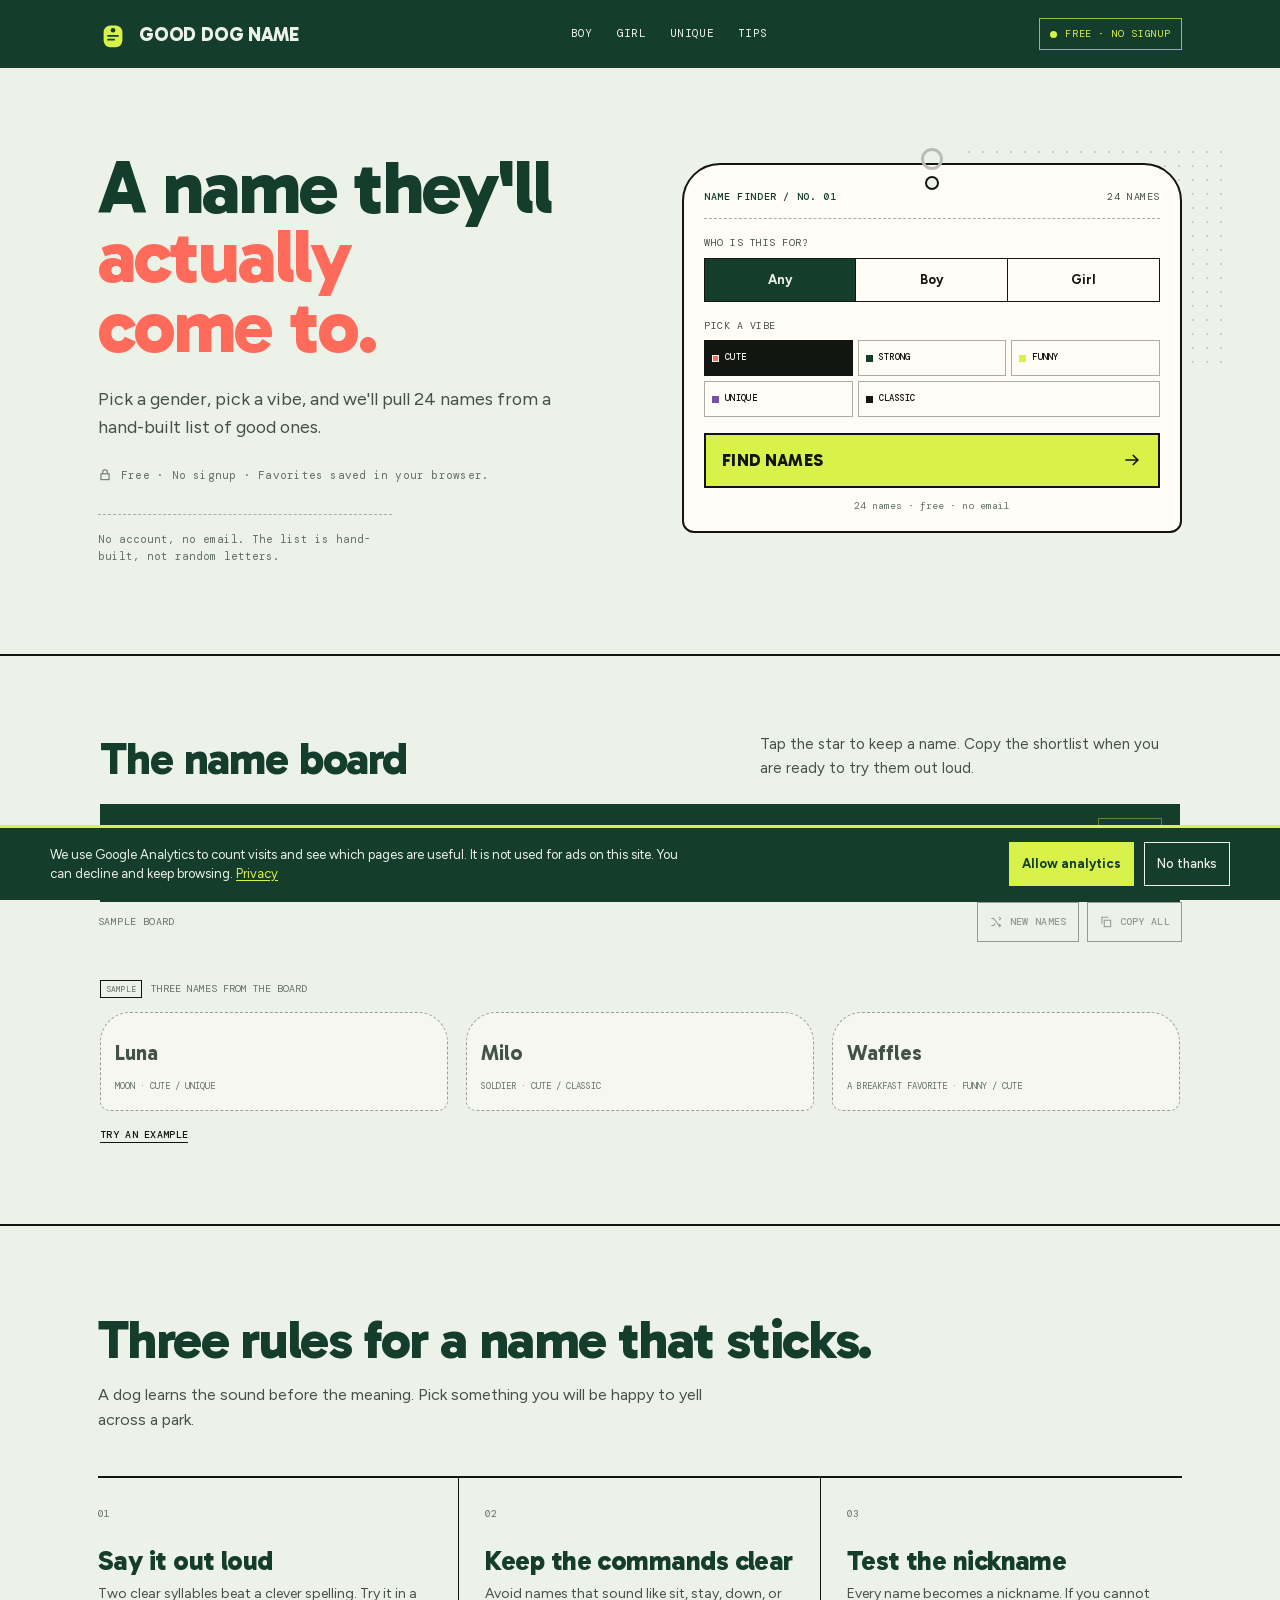
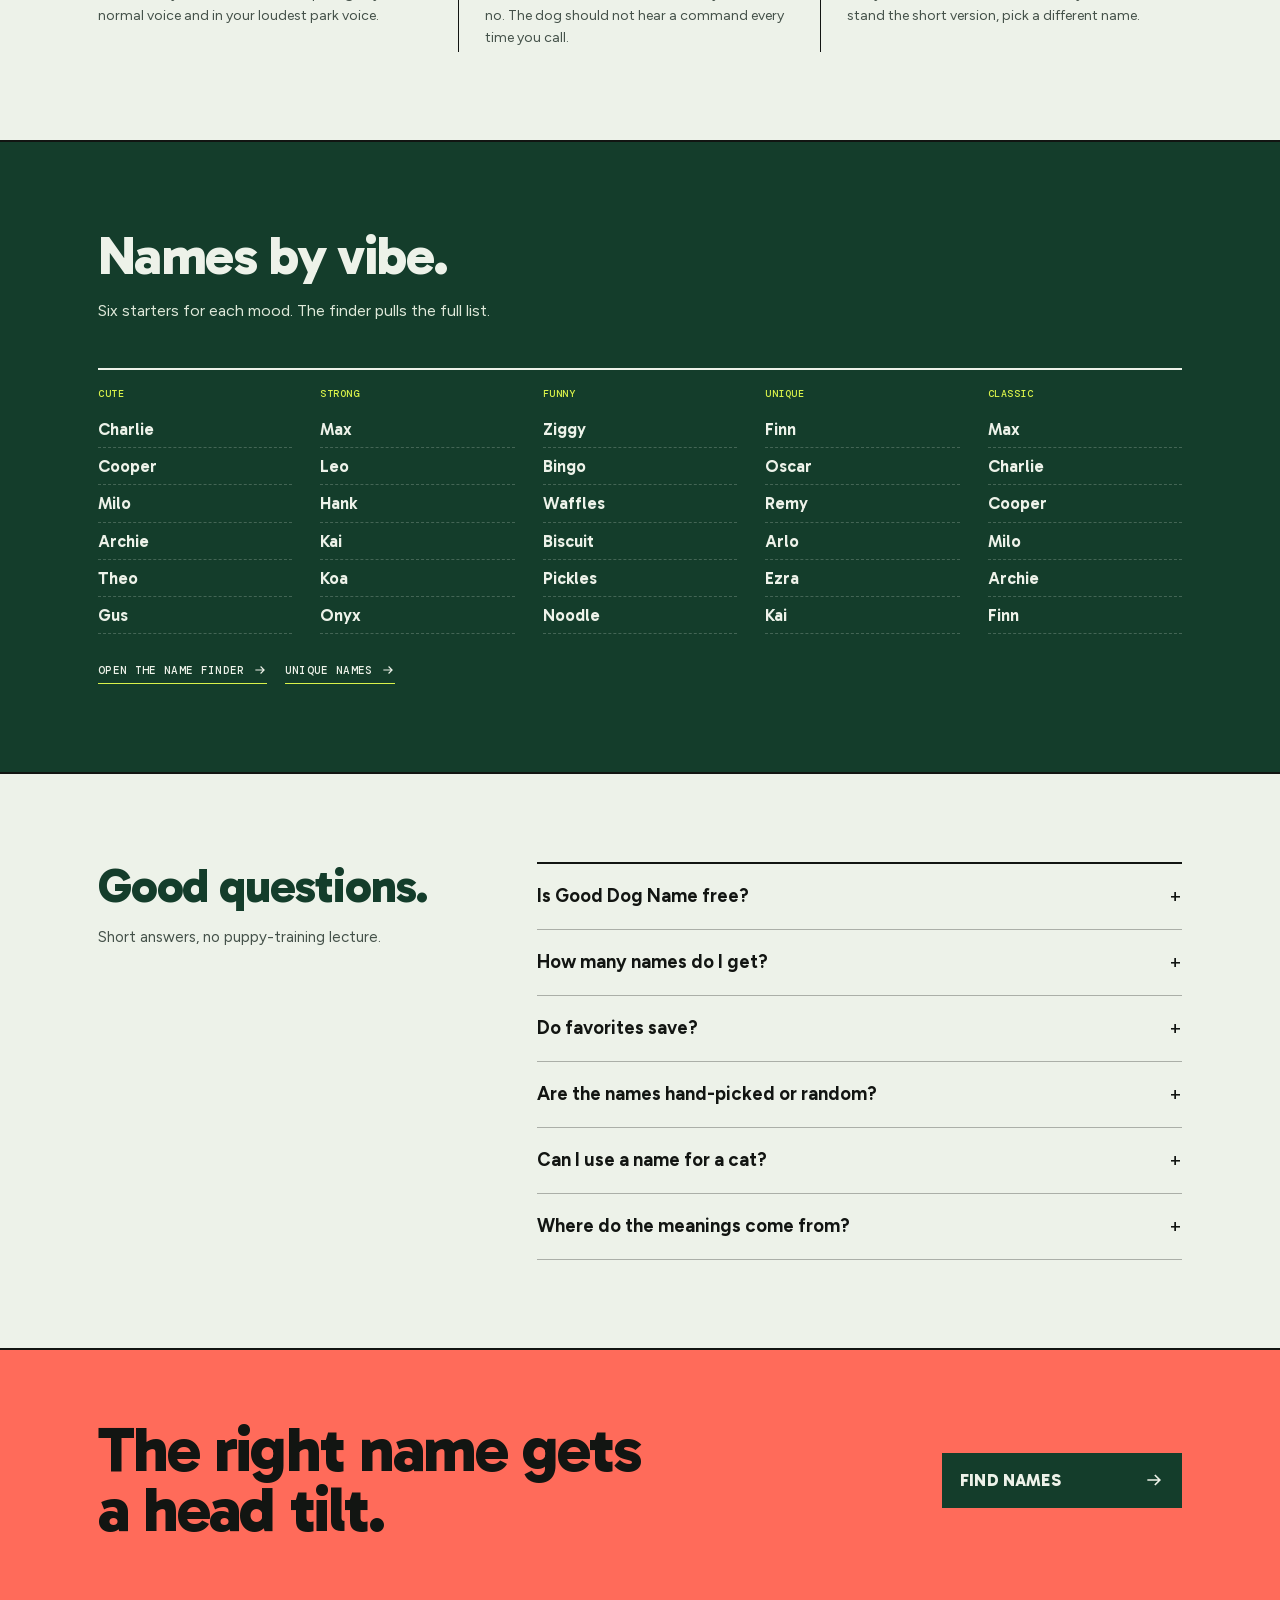
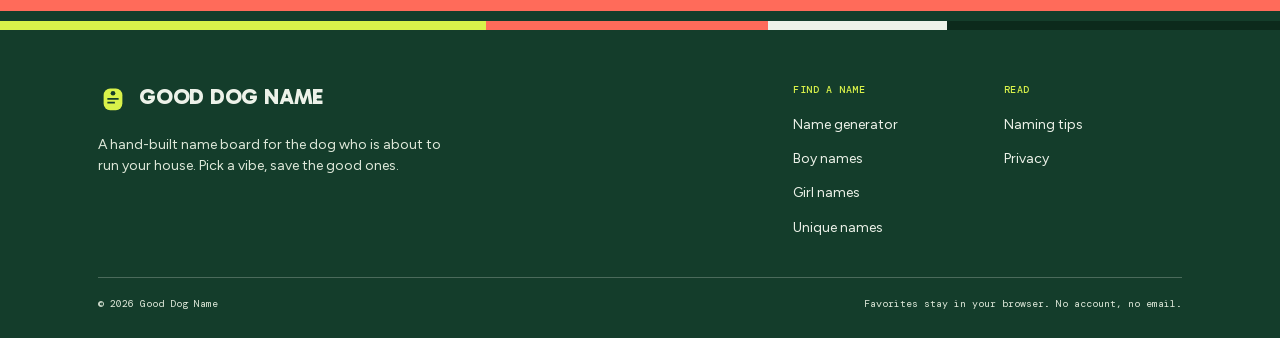
<file: index.html>
<!doctype html>
<html lang="en">
<head>
<meta charset="utf-8">
<meta name="viewport" content="width=device-width, initial-scale=1">
<title>Dog Name Generator — Find a Name They'll Come To | Good Dog Name</title>
<meta name="description" content="Pull 24 dog names by gender and vibe from a hand-built list. Save a shortlist, copy the good ones, no signup.">
<link rel="canonical" href="https://fuchen5737.github.io/good-dog-name/">
<meta name="theme-color" content="#143d2b">
<meta name="robots" content="noindex, nofollow">
<meta property="og:type" content="website">
<meta property="og:site_name" content="Good Dog Name">
<meta property="og:title" content="Dog Name Generator — Find a Name They'll Come To | Good Dog Name">
<meta property="og:description" content="Pull 24 dog names by gender and vibe from a hand-built list. Save a shortlist, copy the good ones, no signup.">
<meta property="og:url" content="https://fuchen5737.github.io/good-dog-name/">
<meta property="og:image" content="https://fuchen5737.github.io/good-dog-name/assets/og.png">
<meta property="og:image:width" content="1200">
<meta property="og:image:height" content="630">
<meta name="twitter:card" content="summary_large_image">
<meta name="twitter:title" content="Dog Name Generator — Find a Name They'll Come To | Good Dog Name">
<meta name="twitter:description" content="Pull 24 dog names by gender and vibe from a hand-built list. Save a shortlist, copy the good ones, no signup.">
<meta name="twitter:image" content="https://fuchen5737.github.io/good-dog-name/assets/og.png">
<link rel="icon" href="./assets/favicon.svg" type="image/svg+xml">
<link rel="preload" href="./assets/fonts/gabarito-latin.woff2" as="font" type="font/woff2" crossorigin>
<link rel="preload" href="./assets/fonts/figtree-latin.woff2" as="font" type="font/woff2" crossorigin>
<link rel="stylesheet" href="./assets/styles.css">
<script type="application/ld+json">{"@context":"https://schema.org","@type":"WebApplication","name":"Good Dog Name","url":"https://fuchen5737.github.io/good-dog-name/","applicationCategory":"UtilitiesApplication","operatingSystem":"Any","browserRequirements":"Requires JavaScript","offers":{"@type":"Offer","price":"0","priceCurrency":"USD"},"description":"A free dog name generator with a hand-built list of names by gender and vibe, plus a saved shortlist."}</script>
<script type="application/ld+json">{"@context":"https://schema.org","@type":"FAQPage","mainEntity":[{"@type":"Question","name":"Is Good Dog Name free?","acceptedAnswer":{"@type":"Answer","text":"Yes. No account, no email, and no paid unlock. Pull as many boards as you like."}},{"@type":"Question","name":"How many names do I get?","acceptedAnswer":{"@type":"Answer","text":"Each run pulls 24 names. Tap the star to keep the good ones in your shortlist."}},{"@type":"Question","name":"Do favorites save?","acceptedAnswer":{"@type":"Answer","text":"Yes. Your shortlist is saved in this browser. Clearing browser data will clear it."}},{"@type":"Question","name":"Are the names hand-picked or random?","acceptedAnswer":{"@type":"Answer","text":"The list is hand-built. The finder shuffles and filters it; it does not invent names from random letters."}},{"@type":"Question","name":"Can I use a name for a cat?","acceptedAnswer":{"@type":"Answer","text":"The list is written for dogs, but many of the names work for any pet. The filter is a starting point, not a rule."}},{"@type":"Question","name":"Where do the meanings come from?","acceptedAnswer":{"@type":"Answer","text":"The notes are short meanings or associations, not a full etymology dictionary. Use them as a starting point."}}]}</script>
<script async src="https://www.googletagmanager.com/gtag/js?id=G-QT91VKFN8L"></script>
<script>window.dataLayer=window.dataLayer||[];function gtag(){dataLayer.push(arguments);}gtag('consent','default',{ad_storage:'denied',ad_user_data:'denied',ad_personalization:'denied',analytics_storage:'denied'});gtag('js',new Date());gtag('config','G-QT91VKFN8L',{anonymize_ip:true,send_page_view:false});</script>
</head>
<body data-page="home" data-preset-gender="any" data-preset-style="cute">
<a class="skip-link" href="#generator">Skip to name finder</a>
<header class="site-header">
  <div class="wrap site-header__inner">
    <a class="brand" href="./" aria-label="Good Dog Name home">
      <svg class="brand__mark" viewBox="0 0 32 32" aria-hidden="true"><rect x="6" y="7" width="20" height="23" rx="7" fill="#d9f24a"/><circle cx="16" cy="12" r="2.5" fill="#143d2b"/><path d="M10 18h12M10 22h8" stroke="#143d2b" stroke-width="2"/></svg>
      <span>Good Dog Name</span>
    </a>
    <nav class="site-nav" aria-label="Primary">
      <a href="./boy-dog-names/">Boy</a>
      <a href="./girl-dog-names/">Girl</a>
      <a href="./unique-dog-names/">Unique</a>
      <a href="./dog-naming-tips/">Tips</a>
    </nav>
    <span class="header-chip">Free · No signup</span>
  </div>
</header>
<main id="main">
<section class="hero" id="generator">
  <div class="wrap hero__inner">
    <div class="hero__copy reveal">
      <h1>A name they'll <em>actually come to.</em></h1>
      <p class="hero__sub">Pick a gender, pick a vibe, and we'll pull 24 names from a hand-built list of good ones.</p>
      <p class="hero__trust"><svg viewBox="0 0 24 24" fill="none" stroke="currentColor" stroke-width="1.8" aria-hidden="true"><rect x="5" y="10" width="14" height="10"/><path d="M8 10V7a4 4 0 0 1 8 0v3"/></svg> Free · No signup · Favorites saved in your browser.</p>
      <p class="hero__note">No account, no email. The list is hand-built, not random letters.</p>
    </div>
    <div class="finder-wrap">
      <form class="finder reveal reveal--2" id="name-form" novalidate>
  <div class="finder__head">
    <strong>Name finder / No. 01</strong>
    <span>24 names</span>
  </div>
  <div class="finder__body">
    <fieldset class="fieldset">
      <legend>Who is this for?</legend>
      <div class="segmented">
        <label><input type="radio" name="gender" value="any" checked><span>Any</span></label>
        <label><input type="radio" name="gender" value="boy"><span>Boy</span></label>
        <label><input type="radio" name="gender" value="girl"><span>Girl</span></label>
      </div>
    </fieldset>
    <fieldset class="fieldset">
      <legend>Pick a vibe</legend>
      <div class="style-chips">
        <label class="style-chip"><input type="radio" name="style" value="cute" checked><span>Cute</span></label>
<label class="style-chip"><input type="radio" name="style" value="strong"><span>Strong</span></label>
<label class="style-chip"><input type="radio" name="style" value="funny"><span>Funny</span></label>
<label class="style-chip"><input type="radio" name="style" value="unique"><span>Unique</span></label>
<label class="style-chip"><input type="radio" name="style" value="classic"><span>Classic</span></label>
      </div>
    </fieldset>
    <button class="submit" type="submit">
      <span>Find names</span>
      <svg viewBox="0 0 24 24" fill="none" stroke="currentColor" stroke-width="2" aria-hidden="true"><path d="M4 12h15M13 6l6 6-6 6"/></svg>
    </button>
    <p class="finder__foot">24 names · free · no email</p>
  </div>
</form>
    </div>
  </div>
</section>
<section class="board" id="board" aria-labelledby="board-title">
  <div class="wrap">
    <div class="board__intro">
      <h2 id="board-title">The name board</h2>
      <p>Tap the star to keep a name. Copy the shortlist when you are ready to try them out loud.</p>
    </div>
    <div class="shortlist" id="shortlist">
      <div class="shortlist__head">
        <h3>Your shortlist</h3>
        <span id="shortlist-count">0 saved</span>
        <button class="button-quiet" id="copy-shortlist" type="button" aria-label="Copy shortlist" disabled><svg viewBox="0 0 24 24" fill="none" stroke="currentColor" stroke-width="1.8" aria-hidden="true"><rect x="9" y="9" width="11" height="11"/><path d="M5 15V4h11"/></svg><span>Copy</span></button>
      </div>
      <div class="shortlist__chips" id="shortlist-chips">
        <p class="shortlist__empty">Tap the star on a name to keep it here.</p>
      </div>
    </div>
    <div class="board__tools">
      <span class="board__count" id="board-count">Sample board</span>
      <button class="button-quiet" id="new-names" type="button" disabled><svg viewBox="0 0 24 24" fill="none" stroke="currentColor" stroke-width="1.8" aria-hidden="true"><path d="M4 6h4l9 12h3M4 18h4l2.5-3.3M17 3l3 3-3 3M17 15l3 3-3 3"/></svg><span>New names</span></button>
      <button class="button-quiet" id="copy-all" type="button" disabled><svg viewBox="0 0 24 24" fill="none" stroke="currentColor" stroke-width="1.8" aria-hidden="true"><rect x="9" y="9" width="11" height="11"/><path d="M5 15V4h11"/></svg><span>Copy all</span></button>
    </div>
    <div class="tag-empty" id="tag-empty">
      <p class="tag-empty__note"><span>Sample</span> Three names from the board</p>
      <div class="sample-grid">
        <div class="sample-tag"><strong>Luna</strong><span>moon · cute / unique</span></div>
        <div class="sample-tag"><strong>Milo</strong><span>soldier · cute / classic</span></div>
        <div class="sample-tag"><strong>Waffles</strong><span>a breakfast favorite · funny / cute</span></div>
      </div>
      <div class="empty-actions">
        <button class="link-button" id="fill-example" type="button">Try an example</button>
      </div>
    </div>
    <div class="tag-grid" id="tag-grid" hidden></div>
    <span class="sr-only" id="result-status" role="status" aria-live="polite"></span>
  </div>
</section>
<section class="section" aria-labelledby="how-title">
  <div class="wrap">
    <div class="section__head">
      <h2 id="how-title">Three rules for a name that sticks.</h2>
      <p>A dog learns the sound before the meaning. Pick something you will be happy to yell across a park.</p>
    </div>
    <div class="how">
      <div class="how__item">
        <span class="how__num">01</span>
        <h3>Say it out loud</h3>
        <p>Two clear syllables beat a clever spelling. Try it in a normal voice and in your loudest park voice.</p>
      </div>
      <div class="how__item">
        <span class="how__num">02</span>
        <h3>Keep the commands clear</h3>
        <p>Avoid names that sound like sit, stay, down, or no. The dog should not hear a command every time you call.</p>
      </div>
      <div class="how__item">
        <span class="how__num">03</span>
        <h3>Test the nickname</h3>
        <p>Every name becomes a nickname. If you cannot stand the short version, pick a different name.</p>
      </div>
    </div>
  </div>
</section>
<section class="section section--forest" aria-labelledby="vibes-title">
  <div class="wrap">
    <div class="section__head">
      <h2 id="vibes-title">Names by vibe.</h2>
      <p>Six starters for each mood. The finder pulls the full list.</p>
    </div>
    <div class="vibes">
      <div class="vibe"><h3>Cute</h3><ul><li>Charlie</li><li>Cooper</li><li>Milo</li><li>Archie</li><li>Theo</li><li>Gus</li></ul></div>
<div class="vibe"><h3>Strong</h3><ul><li>Max</li><li>Leo</li><li>Hank</li><li>Kai</li><li>Koa</li><li>Onyx</li></ul></div>
<div class="vibe"><h3>Funny</h3><ul><li>Ziggy</li><li>Bingo</li><li>Waffles</li><li>Biscuit</li><li>Pickles</li><li>Noodle</li></ul></div>
<div class="vibe"><h3>Unique</h3><ul><li>Finn</li><li>Oscar</li><li>Remy</li><li>Arlo</li><li>Ezra</li><li>Kai</li></ul></div>
<div class="vibe"><h3>Classic</h3><ul><li>Max</li><li>Charlie</li><li>Cooper</li><li>Milo</li><li>Archie</li><li>Finn</li></ul></div>
    </div>
    <div class="section__foot">
      <a class="text-link" href="./">Open the name finder<svg viewBox="0 0 24 24" fill="none" stroke="currentColor" stroke-width="2" aria-hidden="true"><path d="M4 12h15M13 6l6 6-6 6"/></svg></a>
      <a class="text-link" href="./unique-dog-names/">Unique names<svg viewBox="0 0 24 24" fill="none" stroke="currentColor" stroke-width="2" aria-hidden="true"><path d="M4 12h15M13 6l6 6-6 6"/></svg></a>
    </div>
  </div>
</section>
<section class="section" aria-labelledby="faq-title">
  <div class="wrap faq">
    <div class="faq__intro">
      <h2 id="faq-title">Good questions.</h2>
      <p>Short answers, no puppy-training lecture.</p>
    </div>
    <div class="faq-list">
      <details class="faq-item"><summary>Is Good Dog Name free?</summary><p>Yes. No account, no email, and no paid unlock. Pull as many boards as you like.</p></details>
<details class="faq-item"><summary>How many names do I get?</summary><p>Each run pulls 24 names. Tap the star to keep the good ones in your shortlist.</p></details>
<details class="faq-item"><summary>Do favorites save?</summary><p>Yes. Your shortlist is saved in this browser. Clearing browser data will clear it.</p></details>
<details class="faq-item"><summary>Are the names hand-picked or random?</summary><p>The list is hand-built. The finder shuffles and filters it; it does not invent names from random letters.</p></details>
<details class="faq-item"><summary>Can I use a name for a cat?</summary><p>The list is written for dogs, but many of the names work for any pet. The filter is a starting point, not a rule.</p></details>
<details class="faq-item"><summary>Where do the meanings come from?</summary><p>The notes are short meanings or associations, not a full etymology dictionary. Use them as a starting point.</p></details>
    </div>
  </div>
</section>
<section class="cta" aria-labelledby="cta-title">
  <div class="wrap cta__inner">
    <h2 id="cta-title">The right name gets a head tilt.</h2>
    <a class="submit" href="#generator"><span>Find names</span><svg viewBox="0 0 24 24" fill="none" stroke="currentColor" stroke-width="2" aria-hidden="true"><path d="M4 12h15M13 6l6 6-6 6"/></svg></a>
  </div>
</section>
</main>
<footer class="site-footer">
  <div class="site-footer__bar" aria-hidden="true"><span></span><span></span><span></span><span></span></div>
  <div class="wrap">
    <div class="site-footer__inner">
      <div>
        <a class="brand" href="./"><svg class="brand__mark" viewBox="0 0 32 32" aria-hidden="true"><rect x="6" y="7" width="20" height="23" rx="7" fill="#d9f24a"/><circle cx="16" cy="12" r="2.5" fill="#143d2b"/><path d="M10 18h12M10 22h8" stroke="#143d2b" stroke-width="2"/></svg><span>Good Dog Name</span></a>
        <p class="site-footer__note">A hand-built name board for the dog who is about to run your house. Pick a vibe, save the good ones.</p>
      </div>
      <div>
        <h2>Find a name</h2>
        <ul>
          <li><a href="./">Name generator</a></li>
          <li><a href="./boy-dog-names/">Boy names</a></li>
          <li><a href="./girl-dog-names/">Girl names</a></li>
          <li><a href="./unique-dog-names/">Unique names</a></li>
        </ul>
      </div>
      <div>
        <h2>Read</h2>
        <ul>
          <li><a href="./dog-naming-tips/">Naming tips</a></li>
          <li><a href="./privacy/">Privacy</a></li>
        </ul>
      </div>
    </div>
    <div class="site-footer__bottom">
      <span>© 2026 Good Dog Name</span>
      <span>Favorites stay in your browser. No account, no email.</span>
    </div>
  </div>
</footer>
<div class="toast" id="toast" role="status" aria-live="polite"></div>
<script type="module" src="./assets/app.js"></script>
<script>window.__GA__={id:"G-QT91VKFN8L",consentHref:"./privacy/"};</script>
<script defer src="./assets/analytics.js"></script>
</body>
</html>
</file>
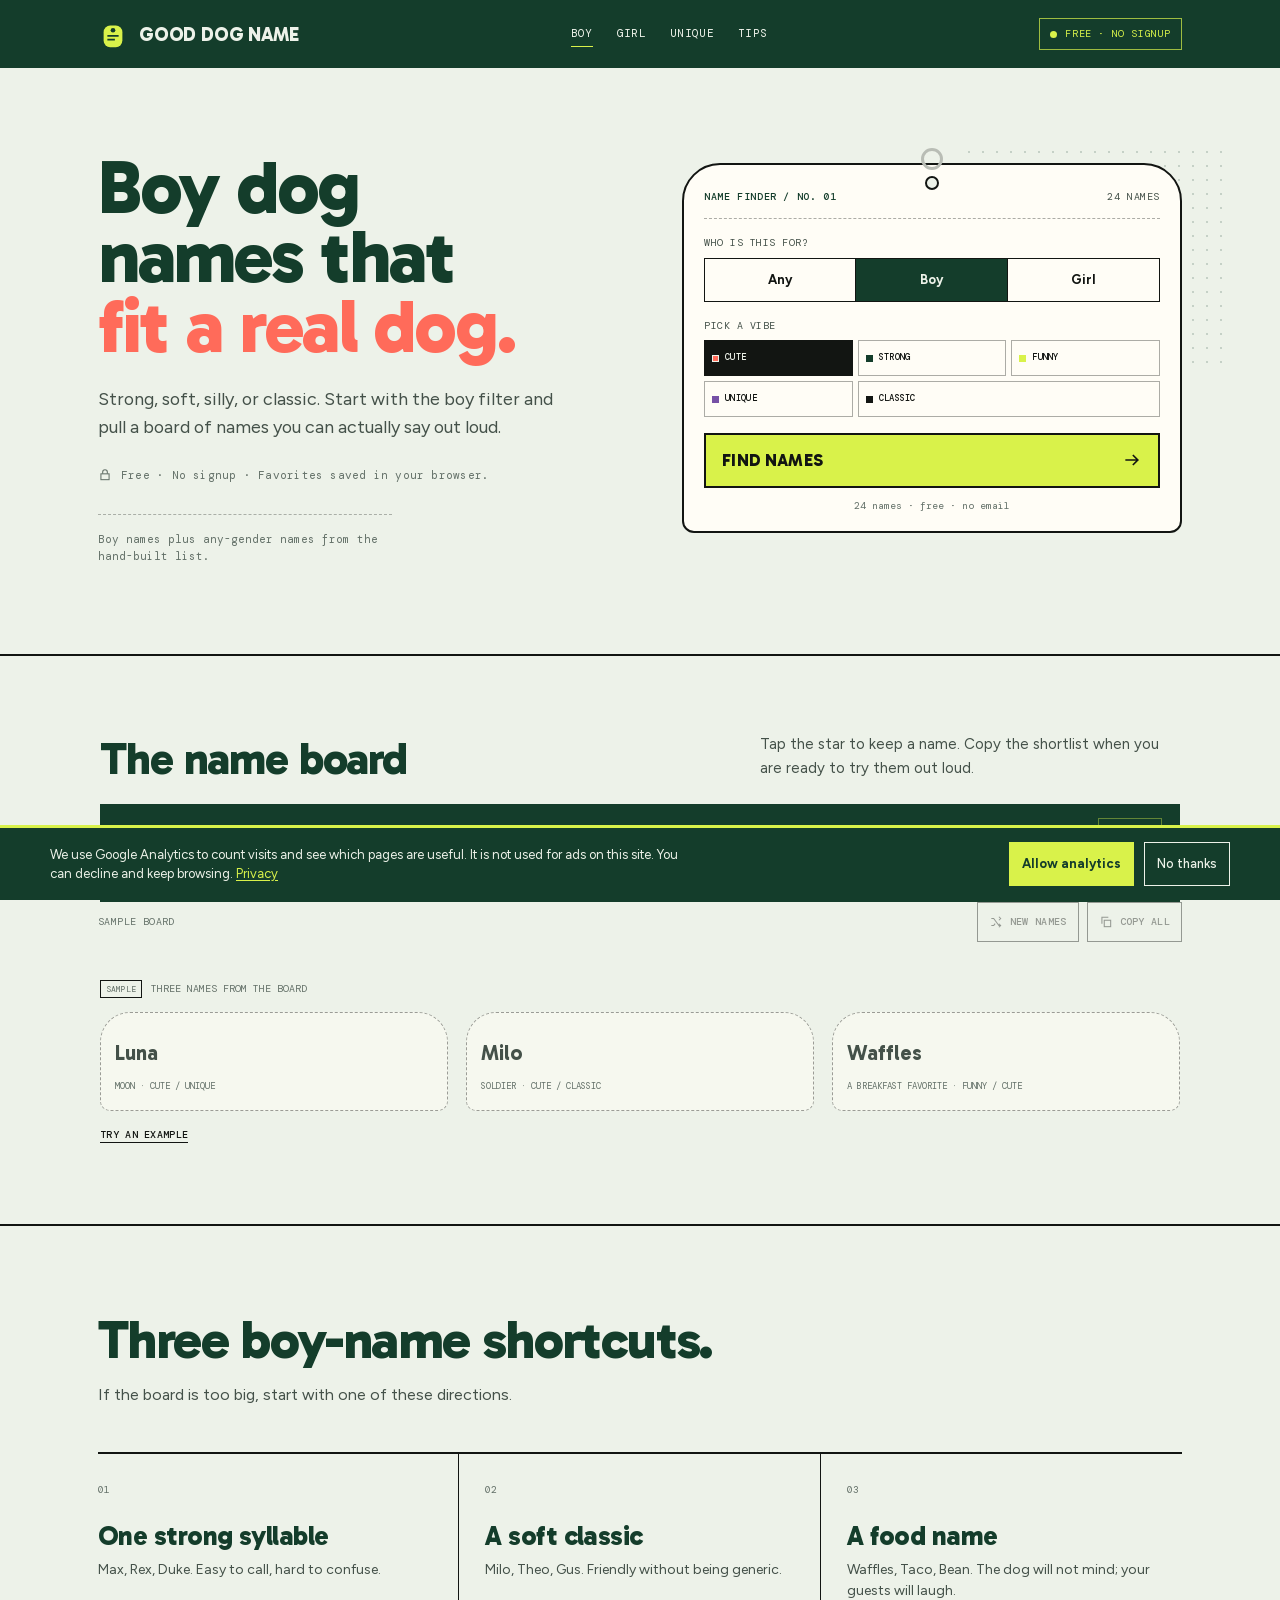
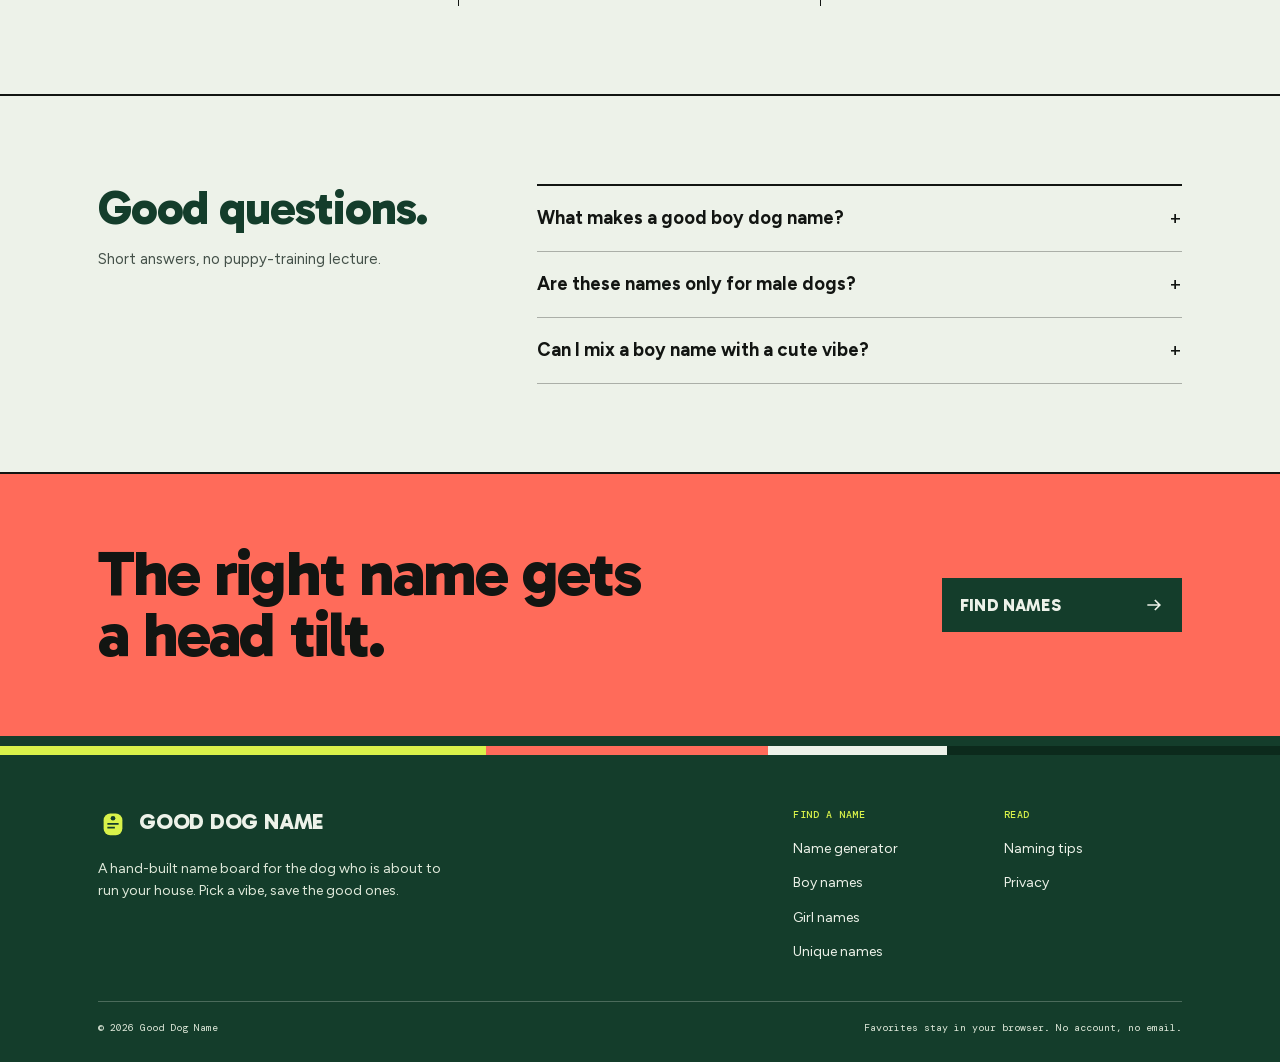
<file: boy-dog-names/index.html>
<!doctype html>
<html lang="en">
<head>
<meta charset="utf-8">
<meta name="viewport" content="width=device-width, initial-scale=1">
<title>Boy Dog Names — Ideas by Vibe | Good Dog Name</title>
<meta name="description" content="Boy dog names with a clear sound and a good nickname: strong, cute, funny, unique, and classic picks.">
<link rel="canonical" href="https://fuchen5737.github.io/good-dog-name/boy-dog-names/">
<meta name="theme-color" content="#143d2b">
<meta name="robots" content="noindex, nofollow">
<meta property="og:type" content="website">
<meta property="og:site_name" content="Good Dog Name">
<meta property="og:title" content="Boy Dog Names — Ideas by Vibe | Good Dog Name">
<meta property="og:description" content="Boy dog names with a clear sound and a good nickname: strong, cute, funny, unique, and classic picks.">
<meta property="og:url" content="https://fuchen5737.github.io/good-dog-name/boy-dog-names/">
<meta property="og:image" content="https://fuchen5737.github.io/good-dog-name/assets/og.png">
<meta property="og:image:width" content="1200">
<meta property="og:image:height" content="630">
<meta name="twitter:card" content="summary_large_image">
<meta name="twitter:title" content="Boy Dog Names — Ideas by Vibe | Good Dog Name">
<meta name="twitter:description" content="Boy dog names with a clear sound and a good nickname: strong, cute, funny, unique, and classic picks.">
<meta name="twitter:image" content="https://fuchen5737.github.io/good-dog-name/assets/og.png">
<link rel="icon" href="../assets/favicon.svg" type="image/svg+xml">
<link rel="preload" href="../assets/fonts/gabarito-latin.woff2" as="font" type="font/woff2" crossorigin>
<link rel="preload" href="../assets/fonts/figtree-latin.woff2" as="font" type="font/woff2" crossorigin>
<link rel="stylesheet" href="../assets/styles.css">
<script type="application/ld+json">{"@context":"https://schema.org","@type":"WebApplication","name":"Good Dog Name","url":"https://fuchen5737.github.io/good-dog-name/","applicationCategory":"UtilitiesApplication","operatingSystem":"Any","browserRequirements":"Requires JavaScript","offers":{"@type":"Offer","price":"0","priceCurrency":"USD"},"description":"A free dog name generator with a hand-built list of names by gender and vibe, plus a saved shortlist."}</script>
<script type="application/ld+json">{"@context":"https://schema.org","@type":"FAQPage","mainEntity":[{"@type":"Question","name":"What makes a good boy dog name?","acceptedAnswer":{"@type":"Answer","text":"A clear sound, a nickname you like, and a name that does not sound like a command. Short and strong is a reliable start."}},{"@type":"Question","name":"Are these names only for male dogs?","acceptedAnswer":{"@type":"Answer","text":"The list is filtered to boy and any-gender names, but dogs do not care about gender. Use what fits."}},{"@type":"Question","name":"Can I mix a boy name with a cute vibe?","acceptedAnswer":{"@type":"Answer","text":"Yes. The vibe filter is separate from the gender filter, so you can pull cute boy names, strong boy names, and everything in between."}}]}</script>
<script async src="https://www.googletagmanager.com/gtag/js?id=G-QT91VKFN8L"></script>
<script>window.dataLayer=window.dataLayer||[];function gtag(){dataLayer.push(arguments);}gtag('consent','default',{ad_storage:'denied',ad_user_data:'denied',ad_personalization:'denied',analytics_storage:'denied'});gtag('js',new Date());gtag('config','G-QT91VKFN8L',{anonymize_ip:true,send_page_view:false});</script>
</head>
<body data-page="boy-dog-names" data-preset-gender="boy" data-preset-style="cute">
<a class="skip-link" href="#generator">Skip to name finder</a>
<header class="site-header">
  <div class="wrap site-header__inner">
    <a class="brand" href="../" aria-label="Good Dog Name home">
      <svg class="brand__mark" viewBox="0 0 32 32" aria-hidden="true"><rect x="6" y="7" width="20" height="23" rx="7" fill="#d9f24a"/><circle cx="16" cy="12" r="2.5" fill="#143d2b"/><path d="M10 18h12M10 22h8" stroke="#143d2b" stroke-width="2"/></svg>
      <span>Good Dog Name</span>
    </a>
    <nav class="site-nav" aria-label="Primary">
      <a href="../boy-dog-names/" aria-current="page">Boy</a>
      <a href="../girl-dog-names/">Girl</a>
      <a href="../unique-dog-names/">Unique</a>
      <a href="../dog-naming-tips/">Tips</a>
    </nav>
    <span class="header-chip">Free · No signup</span>
  </div>
</header>
<main id="main">
<section class="hero" id="generator">
  <div class="wrap hero__inner">
    <div class="hero__copy reveal">
      <h1>Boy dog names that <em>fit a real dog.</em></h1>
      <p class="hero__sub">Strong, soft, silly, or classic. Start with the boy filter and pull a board of names you can actually say out loud.</p>
      <p class="hero__trust"><svg viewBox="0 0 24 24" fill="none" stroke="currentColor" stroke-width="1.8" aria-hidden="true"><rect x="5" y="10" width="14" height="10"/><path d="M8 10V7a4 4 0 0 1 8 0v3"/></svg> Free · No signup · Favorites saved in your browser.</p>
      <p class="hero__note">Boy names plus any-gender names from the hand-built list.</p>
    </div>
    <div class="finder-wrap">
      <form class="finder reveal reveal--2" id="name-form" novalidate>
  <div class="finder__head">
    <strong>Name finder / No. 01</strong>
    <span>24 names</span>
  </div>
  <div class="finder__body">
    <fieldset class="fieldset">
      <legend>Who is this for?</legend>
      <div class="segmented">
        <label><input type="radio" name="gender" value="any"><span>Any</span></label>
        <label><input type="radio" name="gender" value="boy" checked><span>Boy</span></label>
        <label><input type="radio" name="gender" value="girl"><span>Girl</span></label>
      </div>
    </fieldset>
    <fieldset class="fieldset">
      <legend>Pick a vibe</legend>
      <div class="style-chips">
        <label class="style-chip"><input type="radio" name="style" value="cute" checked><span>Cute</span></label>
<label class="style-chip"><input type="radio" name="style" value="strong"><span>Strong</span></label>
<label class="style-chip"><input type="radio" name="style" value="funny"><span>Funny</span></label>
<label class="style-chip"><input type="radio" name="style" value="unique"><span>Unique</span></label>
<label class="style-chip"><input type="radio" name="style" value="classic"><span>Classic</span></label>
      </div>
    </fieldset>
    <button class="submit" type="submit">
      <span>Find names</span>
      <svg viewBox="0 0 24 24" fill="none" stroke="currentColor" stroke-width="2" aria-hidden="true"><path d="M4 12h15M13 6l6 6-6 6"/></svg>
    </button>
    <p class="finder__foot">24 names · free · no email</p>
  </div>
</form>
    </div>
  </div>
</section>
<section class="board" id="board" aria-labelledby="board-title">
  <div class="wrap">
    <div class="board__intro">
      <h2 id="board-title">The name board</h2>
      <p>Tap the star to keep a name. Copy the shortlist when you are ready to try them out loud.</p>
    </div>
    <div class="shortlist" id="shortlist">
      <div class="shortlist__head">
        <h3>Your shortlist</h3>
        <span id="shortlist-count">0 saved</span>
        <button class="button-quiet" id="copy-shortlist" type="button" aria-label="Copy shortlist" disabled><svg viewBox="0 0 24 24" fill="none" stroke="currentColor" stroke-width="1.8" aria-hidden="true"><rect x="9" y="9" width="11" height="11"/><path d="M5 15V4h11"/></svg><span>Copy</span></button>
      </div>
      <div class="shortlist__chips" id="shortlist-chips">
        <p class="shortlist__empty">Tap the star on a name to keep it here.</p>
      </div>
    </div>
    <div class="board__tools">
      <span class="board__count" id="board-count">Sample board</span>
      <button class="button-quiet" id="new-names" type="button" disabled><svg viewBox="0 0 24 24" fill="none" stroke="currentColor" stroke-width="1.8" aria-hidden="true"><path d="M4 6h4l9 12h3M4 18h4l2.5-3.3M17 3l3 3-3 3M17 15l3 3-3 3"/></svg><span>New names</span></button>
      <button class="button-quiet" id="copy-all" type="button" disabled><svg viewBox="0 0 24 24" fill="none" stroke="currentColor" stroke-width="1.8" aria-hidden="true"><rect x="9" y="9" width="11" height="11"/><path d="M5 15V4h11"/></svg><span>Copy all</span></button>
    </div>
    <div class="tag-empty" id="tag-empty">
      <p class="tag-empty__note"><span>Sample</span> Three names from the board</p>
      <div class="sample-grid">
        <div class="sample-tag"><strong>Luna</strong><span>moon · cute / unique</span></div>
        <div class="sample-tag"><strong>Milo</strong><span>soldier · cute / classic</span></div>
        <div class="sample-tag"><strong>Waffles</strong><span>a breakfast favorite · funny / cute</span></div>
      </div>
      <div class="empty-actions">
        <button class="link-button" id="fill-example" type="button">Try an example</button>
      </div>
    </div>
    <div class="tag-grid" id="tag-grid" hidden></div>
    <span class="sr-only" id="result-status" role="status" aria-live="polite"></span>
  </div>
</section>
<section class="section" aria-labelledby="boy-tips-title">
  <div class="wrap">
    <div class="section__head">
      <h2 id="boy-tips-title">Three boy-name shortcuts.</h2>
      <p>If the board is too big, start with one of these directions.</p>
    </div>
    <div class="how">
      <div class="how__item"><span class="how__num">01</span><h3>One strong syllable</h3><p>Max, Rex, Duke. Easy to call, hard to confuse.</p></div>
      <div class="how__item"><span class="how__num">02</span><h3>A soft classic</h3><p>Milo, Theo, Gus. Friendly without being generic.</p></div>
      <div class="how__item"><span class="how__num">03</span><h3>A food name</h3><p>Waffles, Taco, Bean. The dog will not mind; your guests will laugh.</p></div>
    </div>
  </div>
</section>
<section class="section" aria-labelledby="faq-title">
  <div class="wrap faq">
    <div class="faq__intro">
      <h2 id="faq-title">Good questions.</h2>
      <p>Short answers, no puppy-training lecture.</p>
    </div>
    <div class="faq-list">
      <details class="faq-item"><summary>What makes a good boy dog name?</summary><p>A clear sound, a nickname you like, and a name that does not sound like a command. Short and strong is a reliable start.</p></details>
<details class="faq-item"><summary>Are these names only for male dogs?</summary><p>The list is filtered to boy and any-gender names, but dogs do not care about gender. Use what fits.</p></details>
<details class="faq-item"><summary>Can I mix a boy name with a cute vibe?</summary><p>Yes. The vibe filter is separate from the gender filter, so you can pull cute boy names, strong boy names, and everything in between.</p></details>
    </div>
  </div>
</section>
<section class="cta" aria-labelledby="cta-title">
  <div class="wrap cta__inner">
    <h2 id="cta-title">The right name gets a head tilt.</h2>
    <a class="submit" href="#generator"><span>Find names</span><svg viewBox="0 0 24 24" fill="none" stroke="currentColor" stroke-width="2" aria-hidden="true"><path d="M4 12h15M13 6l6 6-6 6"/></svg></a>
  </div>
</section>
</main>
<footer class="site-footer">
  <div class="site-footer__bar" aria-hidden="true"><span></span><span></span><span></span><span></span></div>
  <div class="wrap">
    <div class="site-footer__inner">
      <div>
        <a class="brand" href="../"><svg class="brand__mark" viewBox="0 0 32 32" aria-hidden="true"><rect x="6" y="7" width="20" height="23" rx="7" fill="#d9f24a"/><circle cx="16" cy="12" r="2.5" fill="#143d2b"/><path d="M10 18h12M10 22h8" stroke="#143d2b" stroke-width="2"/></svg><span>Good Dog Name</span></a>
        <p class="site-footer__note">A hand-built name board for the dog who is about to run your house. Pick a vibe, save the good ones.</p>
      </div>
      <div>
        <h2>Find a name</h2>
        <ul>
          <li><a href="../">Name generator</a></li>
          <li><a href="../boy-dog-names/">Boy names</a></li>
          <li><a href="../girl-dog-names/">Girl names</a></li>
          <li><a href="../unique-dog-names/">Unique names</a></li>
        </ul>
      </div>
      <div>
        <h2>Read</h2>
        <ul>
          <li><a href="../dog-naming-tips/">Naming tips</a></li>
          <li><a href="../privacy/">Privacy</a></li>
        </ul>
      </div>
    </div>
    <div class="site-footer__bottom">
      <span>© 2026 Good Dog Name</span>
      <span>Favorites stay in your browser. No account, no email.</span>
    </div>
  </div>
</footer>
<div class="toast" id="toast" role="status" aria-live="polite"></div>
<script type="module" src="../assets/app.js"></script>
<script>window.__GA__={id:"G-QT91VKFN8L",consentHref:"../privacy/"};</script>
<script defer src="../assets/analytics.js"></script>
</body>
</html>
</file>
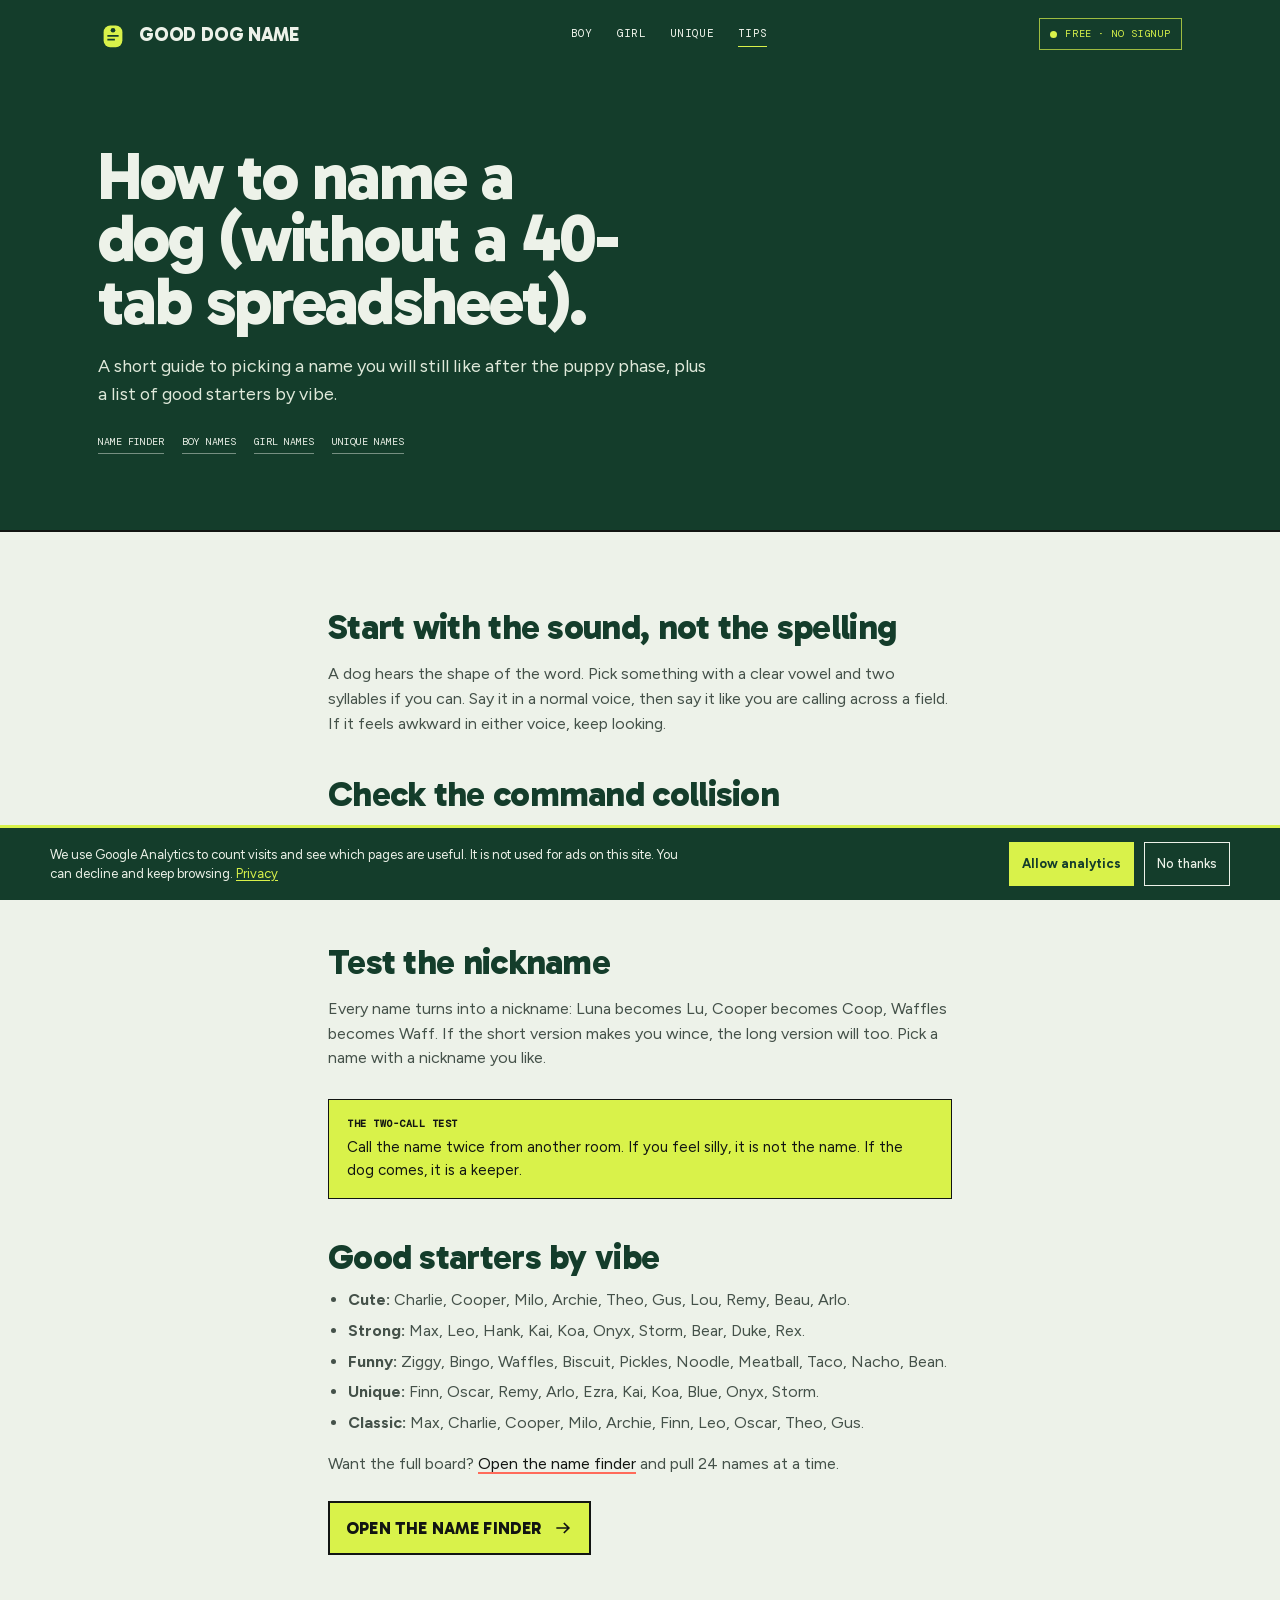
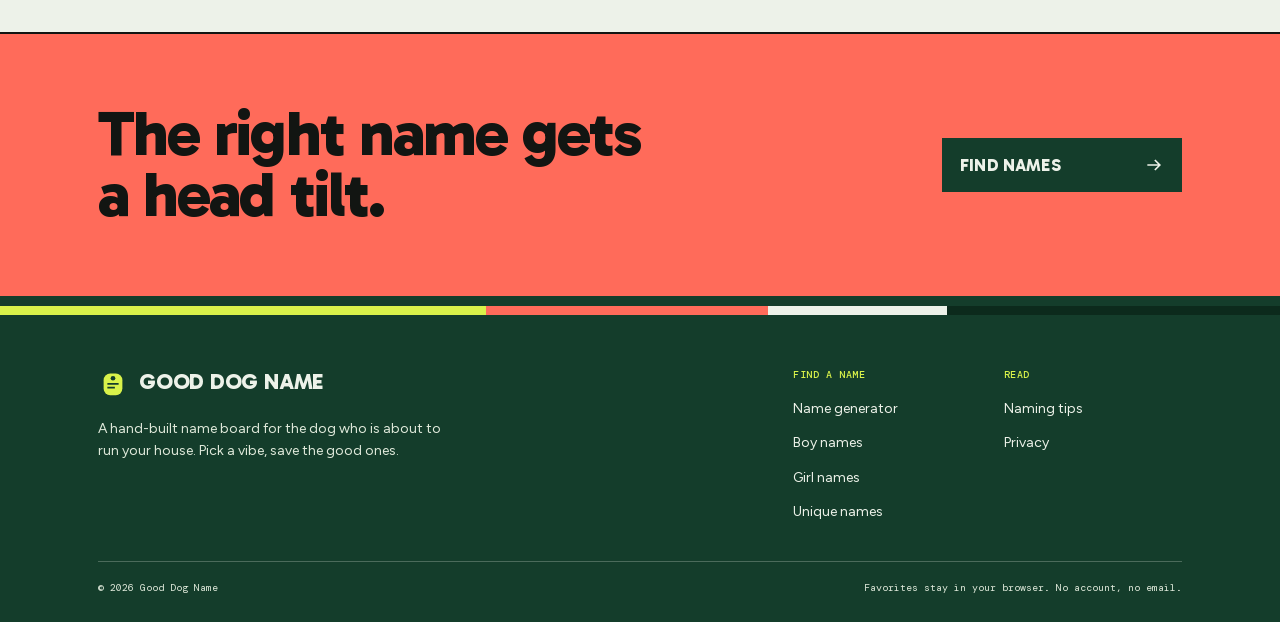
<file: dog-naming-tips/index.html>
<!doctype html>
<html lang="en">
<head>
<meta charset="utf-8">
<meta name="viewport" content="width=device-width, initial-scale=1">
<title>How to Name a Dog — 3 Rules That Work | Good Dog Name</title>
<meta name="description" content="A short guide to naming a dog: sound, command collisions, nicknames, and a list of good starters by vibe.">
<link rel="canonical" href="https://fuchen5737.github.io/good-dog-name/dog-naming-tips/">
<meta name="theme-color" content="#143d2b">
<meta name="robots" content="noindex, nofollow">
<meta property="og:type" content="website">
<meta property="og:site_name" content="Good Dog Name">
<meta property="og:title" content="How to Name a Dog — 3 Rules That Work | Good Dog Name">
<meta property="og:description" content="A short guide to naming a dog: sound, command collisions, nicknames, and a list of good starters by vibe.">
<meta property="og:url" content="https://fuchen5737.github.io/good-dog-name/dog-naming-tips/">
<meta property="og:image" content="https://fuchen5737.github.io/good-dog-name/assets/og.png">
<meta property="og:image:width" content="1200">
<meta property="og:image:height" content="630">
<meta name="twitter:card" content="summary_large_image">
<meta name="twitter:title" content="How to Name a Dog — 3 Rules That Work | Good Dog Name">
<meta name="twitter:description" content="A short guide to naming a dog: sound, command collisions, nicknames, and a list of good starters by vibe.">
<meta name="twitter:image" content="https://fuchen5737.github.io/good-dog-name/assets/og.png">
<link rel="icon" href="../assets/favicon.svg" type="image/svg+xml">
<link rel="preload" href="../assets/fonts/gabarito-latin.woff2" as="font" type="font/woff2" crossorigin>
<link rel="preload" href="../assets/fonts/figtree-latin.woff2" as="font" type="font/woff2" crossorigin>
<link rel="stylesheet" href="../assets/styles.css">

<script async src="https://www.googletagmanager.com/gtag/js?id=G-QT91VKFN8L"></script>
<script>window.dataLayer=window.dataLayer||[];function gtag(){dataLayer.push(arguments);}gtag('consent','default',{ad_storage:'denied',ad_user_data:'denied',ad_personalization:'denied',analytics_storage:'denied'});gtag('js',new Date());gtag('config','G-QT91VKFN8L',{anonymize_ip:true,send_page_view:false});</script>
</head>
<body data-page="dog-naming-tips" data-preset-gender="any" data-preset-style="cute">
<a class="skip-link" href="#main">Skip to content</a>
<header class="site-header">
  <div class="wrap site-header__inner">
    <a class="brand" href="../" aria-label="Good Dog Name home">
      <svg class="brand__mark" viewBox="0 0 32 32" aria-hidden="true"><rect x="6" y="7" width="20" height="23" rx="7" fill="#d9f24a"/><circle cx="16" cy="12" r="2.5" fill="#143d2b"/><path d="M10 18h12M10 22h8" stroke="#143d2b" stroke-width="2"/></svg>
      <span>Good Dog Name</span>
    </a>
    <nav class="site-nav" aria-label="Primary">
      <a href="../boy-dog-names/">Boy</a>
      <a href="../girl-dog-names/">Girl</a>
      <a href="../unique-dog-names/">Unique</a>
      <a href="../dog-naming-tips/" aria-current="page">Tips</a>
    </nav>
    <span class="header-chip">Free · No signup</span>
  </div>
</header>
<main id="main">
<section class="page-hero">
  <div class="wrap">
    <h1>How to name a dog (without a 40-tab spreadsheet).</h1>
    <p>A short guide to picking a name you will still like after the puppy phase, plus a list of good starters by vibe.</p>
    <div class="page-hero__links">
      <a href="../">Name finder</a>
      <a href="../boy-dog-names/">Boy names</a>
      <a href="../girl-dog-names/">Girl names</a>
      <a href="../unique-dog-names/">Unique names</a>
    </div>
  </div>
</section>
<section class="page-body">
  <div class="wrap prose">
    <h2>Start with the sound, not the spelling</h2>
    <p>A dog hears the shape of the word. Pick something with a clear vowel and two syllables if you can. Say it in a normal voice, then say it like you are calling across a field. If it feels awkward in either voice, keep looking.</p>
    <h2>Check the command collision</h2>
    <p>Names that sound like sit, stay, down, heel, or no make training harder. A name can still start with the same letter; it just needs a different sound shape. Try the name after a command to hear the collision.</p>
    <h2>Test the nickname</h2>
    <p>Every name turns into a nickname: Luna becomes Lu, Cooper becomes Coop, Waffles becomes Waff. If the short version makes you wince, the long version will too. Pick a name with a nickname you like.</p>
    <div class="note-box"><strong>The two-call test</strong>Call the name twice from another room. If you feel silly, it is not the name. If the dog comes, it is a keeper.</div>
    <h2>Good starters by vibe</h2>
    <ul>
      <li><strong>Cute:</strong> Charlie, Cooper, Milo, Archie, Theo, Gus, Lou, Remy, Beau, Arlo.</li>
      <li><strong>Strong:</strong> Max, Leo, Hank, Kai, Koa, Onyx, Storm, Bear, Duke, Rex.</li>
      <li><strong>Funny:</strong> Ziggy, Bingo, Waffles, Biscuit, Pickles, Noodle, Meatball, Taco, Nacho, Bean.</li>
      <li><strong>Unique:</strong> Finn, Oscar, Remy, Arlo, Ezra, Kai, Koa, Blue, Onyx, Storm.</li>
      <li><strong>Classic:</strong> Max, Charlie, Cooper, Milo, Archie, Finn, Leo, Oscar, Theo, Gus.</li>
    </ul>
    <p>Want the full board? <a href="../">Open the name finder</a> and pull 24 names at a time.</p>
    <div class="section__foot">
      <a class="submit" href="../#generator"><span>Open the name finder</span><svg viewBox="0 0 24 24" fill="none" stroke="currentColor" stroke-width="2" aria-hidden="true"><path d="M4 12h15M13 6l6 6-6 6"/></svg></a>
    </div>
  </div>
</section>
<section class="cta" aria-labelledby="cta-title">
  <div class="wrap cta__inner">
    <h2 id="cta-title">The right name gets a head tilt.</h2>
    <a class="submit" href="../#generator"><span>Find names</span><svg viewBox="0 0 24 24" fill="none" stroke="currentColor" stroke-width="2" aria-hidden="true"><path d="M4 12h15M13 6l6 6-6 6"/></svg></a>
  </div>
</section>
</main>
<footer class="site-footer">
  <div class="site-footer__bar" aria-hidden="true"><span></span><span></span><span></span><span></span></div>
  <div class="wrap">
    <div class="site-footer__inner">
      <div>
        <a class="brand" href="../"><svg class="brand__mark" viewBox="0 0 32 32" aria-hidden="true"><rect x="6" y="7" width="20" height="23" rx="7" fill="#d9f24a"/><circle cx="16" cy="12" r="2.5" fill="#143d2b"/><path d="M10 18h12M10 22h8" stroke="#143d2b" stroke-width="2"/></svg><span>Good Dog Name</span></a>
        <p class="site-footer__note">A hand-built name board for the dog who is about to run your house. Pick a vibe, save the good ones.</p>
      </div>
      <div>
        <h2>Find a name</h2>
        <ul>
          <li><a href="../">Name generator</a></li>
          <li><a href="../boy-dog-names/">Boy names</a></li>
          <li><a href="../girl-dog-names/">Girl names</a></li>
          <li><a href="../unique-dog-names/">Unique names</a></li>
        </ul>
      </div>
      <div>
        <h2>Read</h2>
        <ul>
          <li><a href="../dog-naming-tips/">Naming tips</a></li>
          <li><a href="../privacy/">Privacy</a></li>
        </ul>
      </div>
    </div>
    <div class="site-footer__bottom">
      <span>© 2026 Good Dog Name</span>
      <span>Favorites stay in your browser. No account, no email.</span>
    </div>
  </div>
</footer>
<div class="toast" id="toast" role="status" aria-live="polite"></div>

<script>window.__GA__={id:"G-QT91VKFN8L",consentHref:"../privacy/"};</script>
<script defer src="../assets/analytics.js"></script>
</body>
</html>
</file>
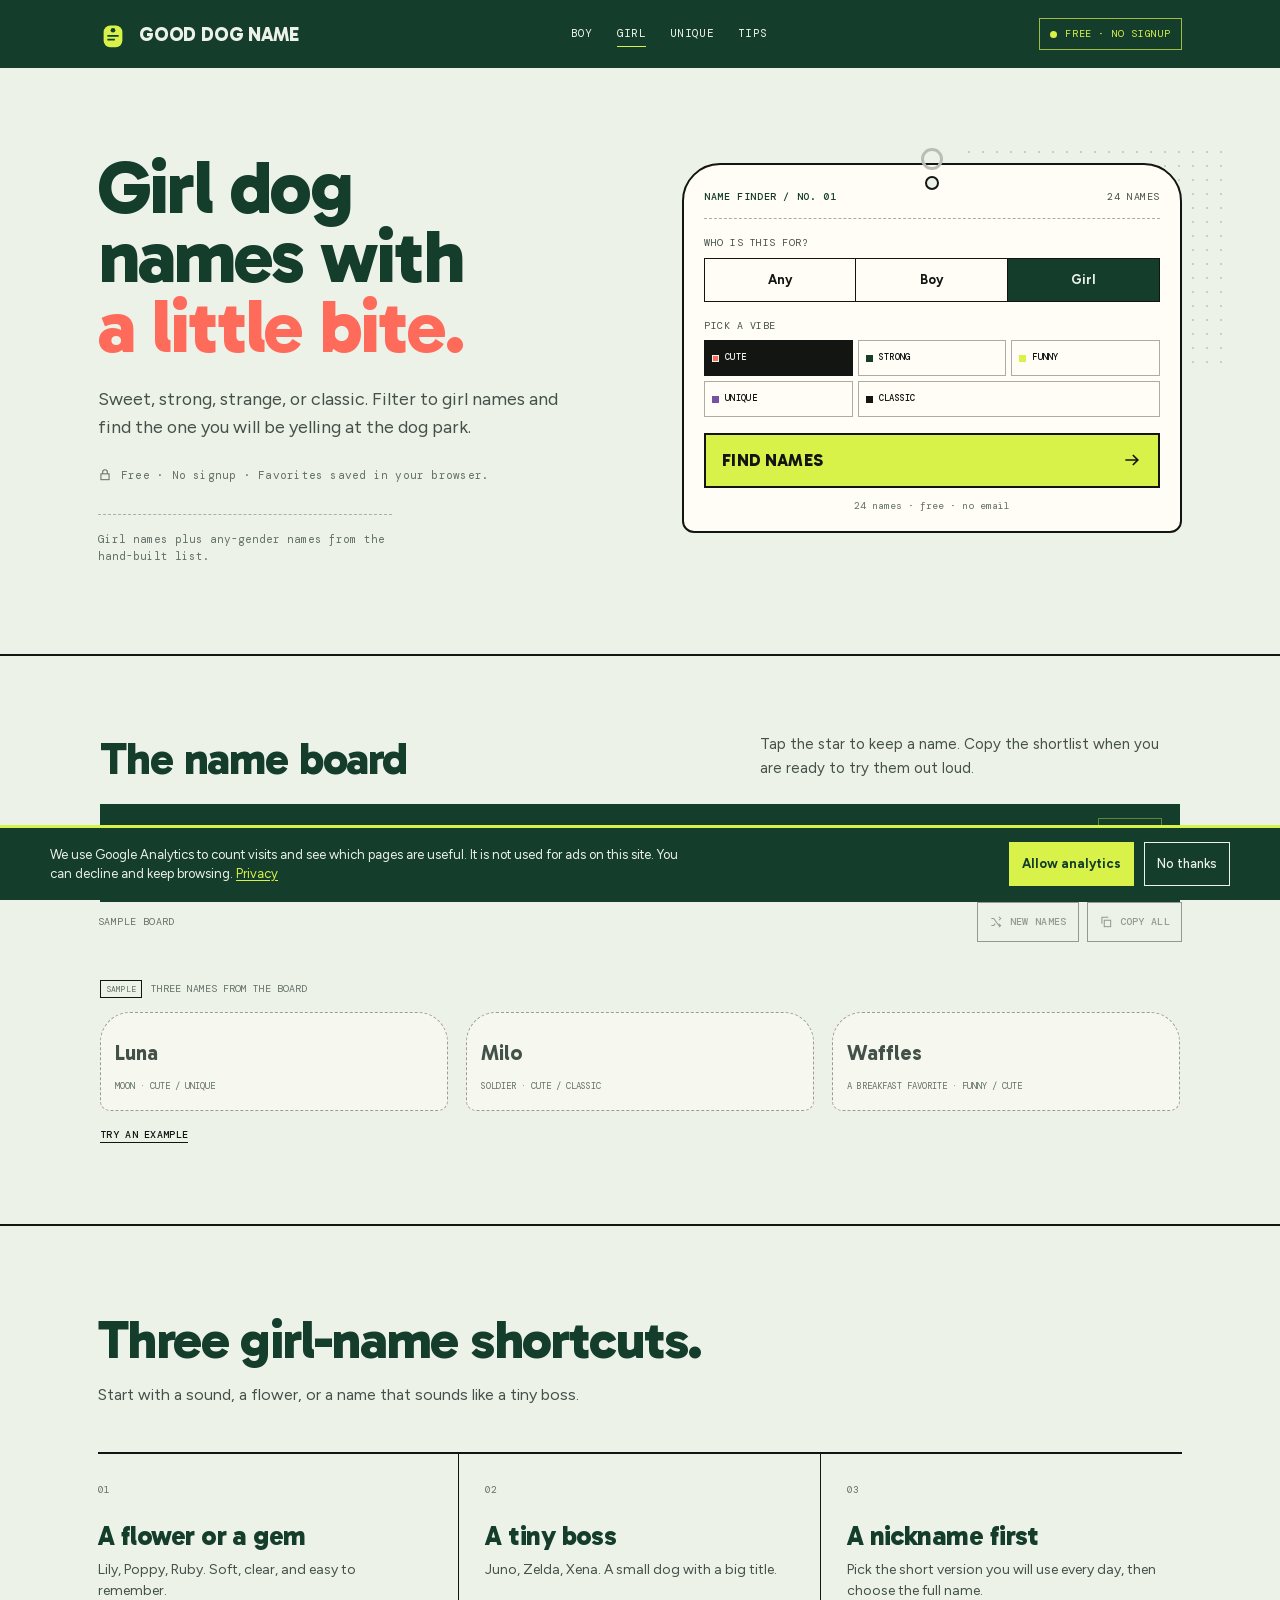
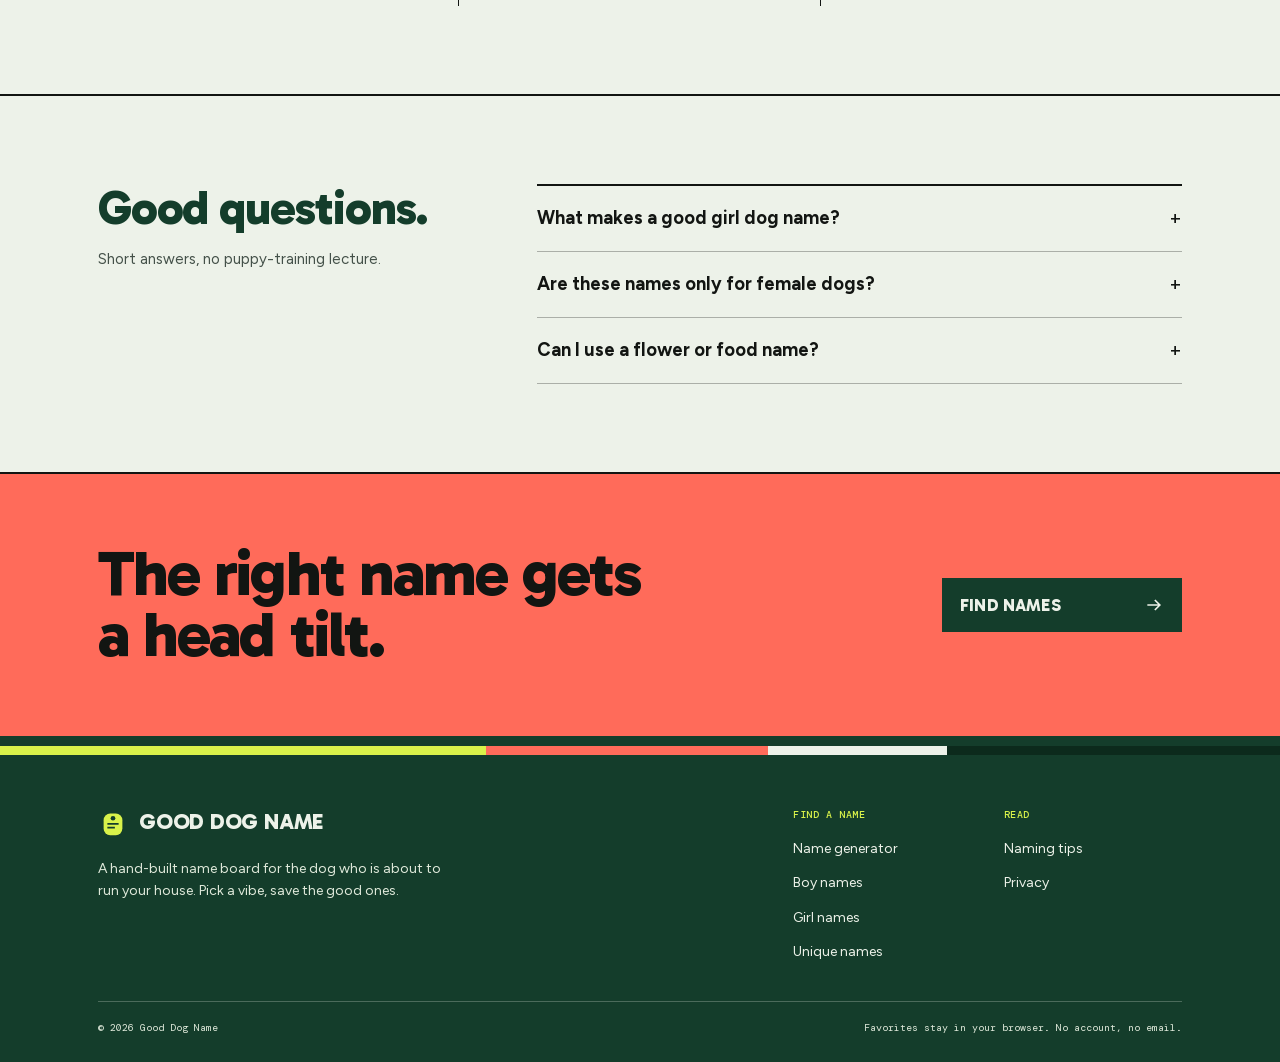
<file: girl-dog-names/index.html>
<!doctype html>
<html lang="en">
<head>
<meta charset="utf-8">
<meta name="viewport" content="width=device-width, initial-scale=1">
<title>Girl Dog Names — Ideas by Vibe | Good Dog Name</title>
<meta name="description" content="Girl dog names with a little bite: sweet, strong, funny, unique, and classic picks with a saved shortlist.">
<link rel="canonical" href="https://fuchen5737.github.io/good-dog-name/girl-dog-names/">
<meta name="theme-color" content="#143d2b">
<meta name="robots" content="noindex, nofollow">
<meta property="og:type" content="website">
<meta property="og:site_name" content="Good Dog Name">
<meta property="og:title" content="Girl Dog Names — Ideas by Vibe | Good Dog Name">
<meta property="og:description" content="Girl dog names with a little bite: sweet, strong, funny, unique, and classic picks with a saved shortlist.">
<meta property="og:url" content="https://fuchen5737.github.io/good-dog-name/girl-dog-names/">
<meta property="og:image" content="https://fuchen5737.github.io/good-dog-name/assets/og.png">
<meta property="og:image:width" content="1200">
<meta property="og:image:height" content="630">
<meta name="twitter:card" content="summary_large_image">
<meta name="twitter:title" content="Girl Dog Names — Ideas by Vibe | Good Dog Name">
<meta name="twitter:description" content="Girl dog names with a little bite: sweet, strong, funny, unique, and classic picks with a saved shortlist.">
<meta name="twitter:image" content="https://fuchen5737.github.io/good-dog-name/assets/og.png">
<link rel="icon" href="../assets/favicon.svg" type="image/svg+xml">
<link rel="preload" href="../assets/fonts/gabarito-latin.woff2" as="font" type="font/woff2" crossorigin>
<link rel="preload" href="../assets/fonts/figtree-latin.woff2" as="font" type="font/woff2" crossorigin>
<link rel="stylesheet" href="../assets/styles.css">
<script type="application/ld+json">{"@context":"https://schema.org","@type":"WebApplication","name":"Good Dog Name","url":"https://fuchen5737.github.io/good-dog-name/","applicationCategory":"UtilitiesApplication","operatingSystem":"Any","browserRequirements":"Requires JavaScript","offers":{"@type":"Offer","price":"0","priceCurrency":"USD"},"description":"A free dog name generator with a hand-built list of names by gender and vibe, plus a saved shortlist."}</script>
<script type="application/ld+json">{"@context":"https://schema.org","@type":"FAQPage","mainEntity":[{"@type":"Question","name":"What makes a good girl dog name?","acceptedAnswer":{"@type":"Answer","text":"A name you can say clearly, a nickname you can live with, and a sound that stands out at the park."}},{"@type":"Question","name":"Are these names only for female dogs?","acceptedAnswer":{"@type":"Answer","text":"The list is filtered to girl and any-gender names, but the best name is the one you will actually use."}},{"@type":"Question","name":"Can I use a flower or food name?","acceptedAnswer":{"@type":"Answer","text":"Yes. Flower and food names are some of the easiest to say and remember; the cute and funny vibes are full of them."}}]}</script>
<script async src="https://www.googletagmanager.com/gtag/js?id=G-QT91VKFN8L"></script>
<script>window.dataLayer=window.dataLayer||[];function gtag(){dataLayer.push(arguments);}gtag('consent','default',{ad_storage:'denied',ad_user_data:'denied',ad_personalization:'denied',analytics_storage:'denied'});gtag('js',new Date());gtag('config','G-QT91VKFN8L',{anonymize_ip:true,send_page_view:false});</script>
</head>
<body data-page="girl-dog-names" data-preset-gender="girl" data-preset-style="cute">
<a class="skip-link" href="#generator">Skip to name finder</a>
<header class="site-header">
  <div class="wrap site-header__inner">
    <a class="brand" href="../" aria-label="Good Dog Name home">
      <svg class="brand__mark" viewBox="0 0 32 32" aria-hidden="true"><rect x="6" y="7" width="20" height="23" rx="7" fill="#d9f24a"/><circle cx="16" cy="12" r="2.5" fill="#143d2b"/><path d="M10 18h12M10 22h8" stroke="#143d2b" stroke-width="2"/></svg>
      <span>Good Dog Name</span>
    </a>
    <nav class="site-nav" aria-label="Primary">
      <a href="../boy-dog-names/">Boy</a>
      <a href="../girl-dog-names/" aria-current="page">Girl</a>
      <a href="../unique-dog-names/">Unique</a>
      <a href="../dog-naming-tips/">Tips</a>
    </nav>
    <span class="header-chip">Free · No signup</span>
  </div>
</header>
<main id="main">
<section class="hero" id="generator">
  <div class="wrap hero__inner">
    <div class="hero__copy reveal">
      <h1>Girl dog names with <em>a little bite.</em></h1>
      <p class="hero__sub">Sweet, strong, strange, or classic. Filter to girl names and find the one you will be yelling at the dog park.</p>
      <p class="hero__trust"><svg viewBox="0 0 24 24" fill="none" stroke="currentColor" stroke-width="1.8" aria-hidden="true"><rect x="5" y="10" width="14" height="10"/><path d="M8 10V7a4 4 0 0 1 8 0v3"/></svg> Free · No signup · Favorites saved in your browser.</p>
      <p class="hero__note">Girl names plus any-gender names from the hand-built list.</p>
    </div>
    <div class="finder-wrap">
      <form class="finder reveal reveal--2" id="name-form" novalidate>
  <div class="finder__head">
    <strong>Name finder / No. 01</strong>
    <span>24 names</span>
  </div>
  <div class="finder__body">
    <fieldset class="fieldset">
      <legend>Who is this for?</legend>
      <div class="segmented">
        <label><input type="radio" name="gender" value="any"><span>Any</span></label>
        <label><input type="radio" name="gender" value="boy"><span>Boy</span></label>
        <label><input type="radio" name="gender" value="girl" checked><span>Girl</span></label>
      </div>
    </fieldset>
    <fieldset class="fieldset">
      <legend>Pick a vibe</legend>
      <div class="style-chips">
        <label class="style-chip"><input type="radio" name="style" value="cute" checked><span>Cute</span></label>
<label class="style-chip"><input type="radio" name="style" value="strong"><span>Strong</span></label>
<label class="style-chip"><input type="radio" name="style" value="funny"><span>Funny</span></label>
<label class="style-chip"><input type="radio" name="style" value="unique"><span>Unique</span></label>
<label class="style-chip"><input type="radio" name="style" value="classic"><span>Classic</span></label>
      </div>
    </fieldset>
    <button class="submit" type="submit">
      <span>Find names</span>
      <svg viewBox="0 0 24 24" fill="none" stroke="currentColor" stroke-width="2" aria-hidden="true"><path d="M4 12h15M13 6l6 6-6 6"/></svg>
    </button>
    <p class="finder__foot">24 names · free · no email</p>
  </div>
</form>
    </div>
  </div>
</section>
<section class="board" id="board" aria-labelledby="board-title">
  <div class="wrap">
    <div class="board__intro">
      <h2 id="board-title">The name board</h2>
      <p>Tap the star to keep a name. Copy the shortlist when you are ready to try them out loud.</p>
    </div>
    <div class="shortlist" id="shortlist">
      <div class="shortlist__head">
        <h3>Your shortlist</h3>
        <span id="shortlist-count">0 saved</span>
        <button class="button-quiet" id="copy-shortlist" type="button" aria-label="Copy shortlist" disabled><svg viewBox="0 0 24 24" fill="none" stroke="currentColor" stroke-width="1.8" aria-hidden="true"><rect x="9" y="9" width="11" height="11"/><path d="M5 15V4h11"/></svg><span>Copy</span></button>
      </div>
      <div class="shortlist__chips" id="shortlist-chips">
        <p class="shortlist__empty">Tap the star on a name to keep it here.</p>
      </div>
    </div>
    <div class="board__tools">
      <span class="board__count" id="board-count">Sample board</span>
      <button class="button-quiet" id="new-names" type="button" disabled><svg viewBox="0 0 24 24" fill="none" stroke="currentColor" stroke-width="1.8" aria-hidden="true"><path d="M4 6h4l9 12h3M4 18h4l2.5-3.3M17 3l3 3-3 3M17 15l3 3-3 3"/></svg><span>New names</span></button>
      <button class="button-quiet" id="copy-all" type="button" disabled><svg viewBox="0 0 24 24" fill="none" stroke="currentColor" stroke-width="1.8" aria-hidden="true"><rect x="9" y="9" width="11" height="11"/><path d="M5 15V4h11"/></svg><span>Copy all</span></button>
    </div>
    <div class="tag-empty" id="tag-empty">
      <p class="tag-empty__note"><span>Sample</span> Three names from the board</p>
      <div class="sample-grid">
        <div class="sample-tag"><strong>Luna</strong><span>moon · cute / unique</span></div>
        <div class="sample-tag"><strong>Milo</strong><span>soldier · cute / classic</span></div>
        <div class="sample-tag"><strong>Waffles</strong><span>a breakfast favorite · funny / cute</span></div>
      </div>
      <div class="empty-actions">
        <button class="link-button" id="fill-example" type="button">Try an example</button>
      </div>
    </div>
    <div class="tag-grid" id="tag-grid" hidden></div>
    <span class="sr-only" id="result-status" role="status" aria-live="polite"></span>
  </div>
</section>
<section class="section" aria-labelledby="girl-tips-title">
  <div class="wrap">
    <div class="section__head">
      <h2 id="girl-tips-title">Three girl-name shortcuts.</h2>
      <p>Start with a sound, a flower, or a name that sounds like a tiny boss.</p>
    </div>
    <div class="how">
      <div class="how__item"><span class="how__num">01</span><h3>A flower or a gem</h3><p>Lily, Poppy, Ruby. Soft, clear, and easy to remember.</p></div>
      <div class="how__item"><span class="how__num">02</span><h3>A tiny boss</h3><p>Juno, Zelda, Xena. A small dog with a big title.</p></div>
      <div class="how__item"><span class="how__num">03</span><h3>A nickname first</h3><p>Pick the short version you will use every day, then choose the full name.</p></div>
    </div>
  </div>
</section>
<section class="section" aria-labelledby="faq-title">
  <div class="wrap faq">
    <div class="faq__intro">
      <h2 id="faq-title">Good questions.</h2>
      <p>Short answers, no puppy-training lecture.</p>
    </div>
    <div class="faq-list">
      <details class="faq-item"><summary>What makes a good girl dog name?</summary><p>A name you can say clearly, a nickname you can live with, and a sound that stands out at the park.</p></details>
<details class="faq-item"><summary>Are these names only for female dogs?</summary><p>The list is filtered to girl and any-gender names, but the best name is the one you will actually use.</p></details>
<details class="faq-item"><summary>Can I use a flower or food name?</summary><p>Yes. Flower and food names are some of the easiest to say and remember; the cute and funny vibes are full of them.</p></details>
    </div>
  </div>
</section>
<section class="cta" aria-labelledby="cta-title">
  <div class="wrap cta__inner">
    <h2 id="cta-title">The right name gets a head tilt.</h2>
    <a class="submit" href="#generator"><span>Find names</span><svg viewBox="0 0 24 24" fill="none" stroke="currentColor" stroke-width="2" aria-hidden="true"><path d="M4 12h15M13 6l6 6-6 6"/></svg></a>
  </div>
</section>
</main>
<footer class="site-footer">
  <div class="site-footer__bar" aria-hidden="true"><span></span><span></span><span></span><span></span></div>
  <div class="wrap">
    <div class="site-footer__inner">
      <div>
        <a class="brand" href="../"><svg class="brand__mark" viewBox="0 0 32 32" aria-hidden="true"><rect x="6" y="7" width="20" height="23" rx="7" fill="#d9f24a"/><circle cx="16" cy="12" r="2.5" fill="#143d2b"/><path d="M10 18h12M10 22h8" stroke="#143d2b" stroke-width="2"/></svg><span>Good Dog Name</span></a>
        <p class="site-footer__note">A hand-built name board for the dog who is about to run your house. Pick a vibe, save the good ones.</p>
      </div>
      <div>
        <h2>Find a name</h2>
        <ul>
          <li><a href="../">Name generator</a></li>
          <li><a href="../boy-dog-names/">Boy names</a></li>
          <li><a href="../girl-dog-names/">Girl names</a></li>
          <li><a href="../unique-dog-names/">Unique names</a></li>
        </ul>
      </div>
      <div>
        <h2>Read</h2>
        <ul>
          <li><a href="../dog-naming-tips/">Naming tips</a></li>
          <li><a href="../privacy/">Privacy</a></li>
        </ul>
      </div>
    </div>
    <div class="site-footer__bottom">
      <span>© 2026 Good Dog Name</span>
      <span>Favorites stay in your browser. No account, no email.</span>
    </div>
  </div>
</footer>
<div class="toast" id="toast" role="status" aria-live="polite"></div>
<script type="module" src="../assets/app.js"></script>
<script>window.__GA__={id:"G-QT91VKFN8L",consentHref:"../privacy/"};</script>
<script defer src="../assets/analytics.js"></script>
</body>
</html>
</file>
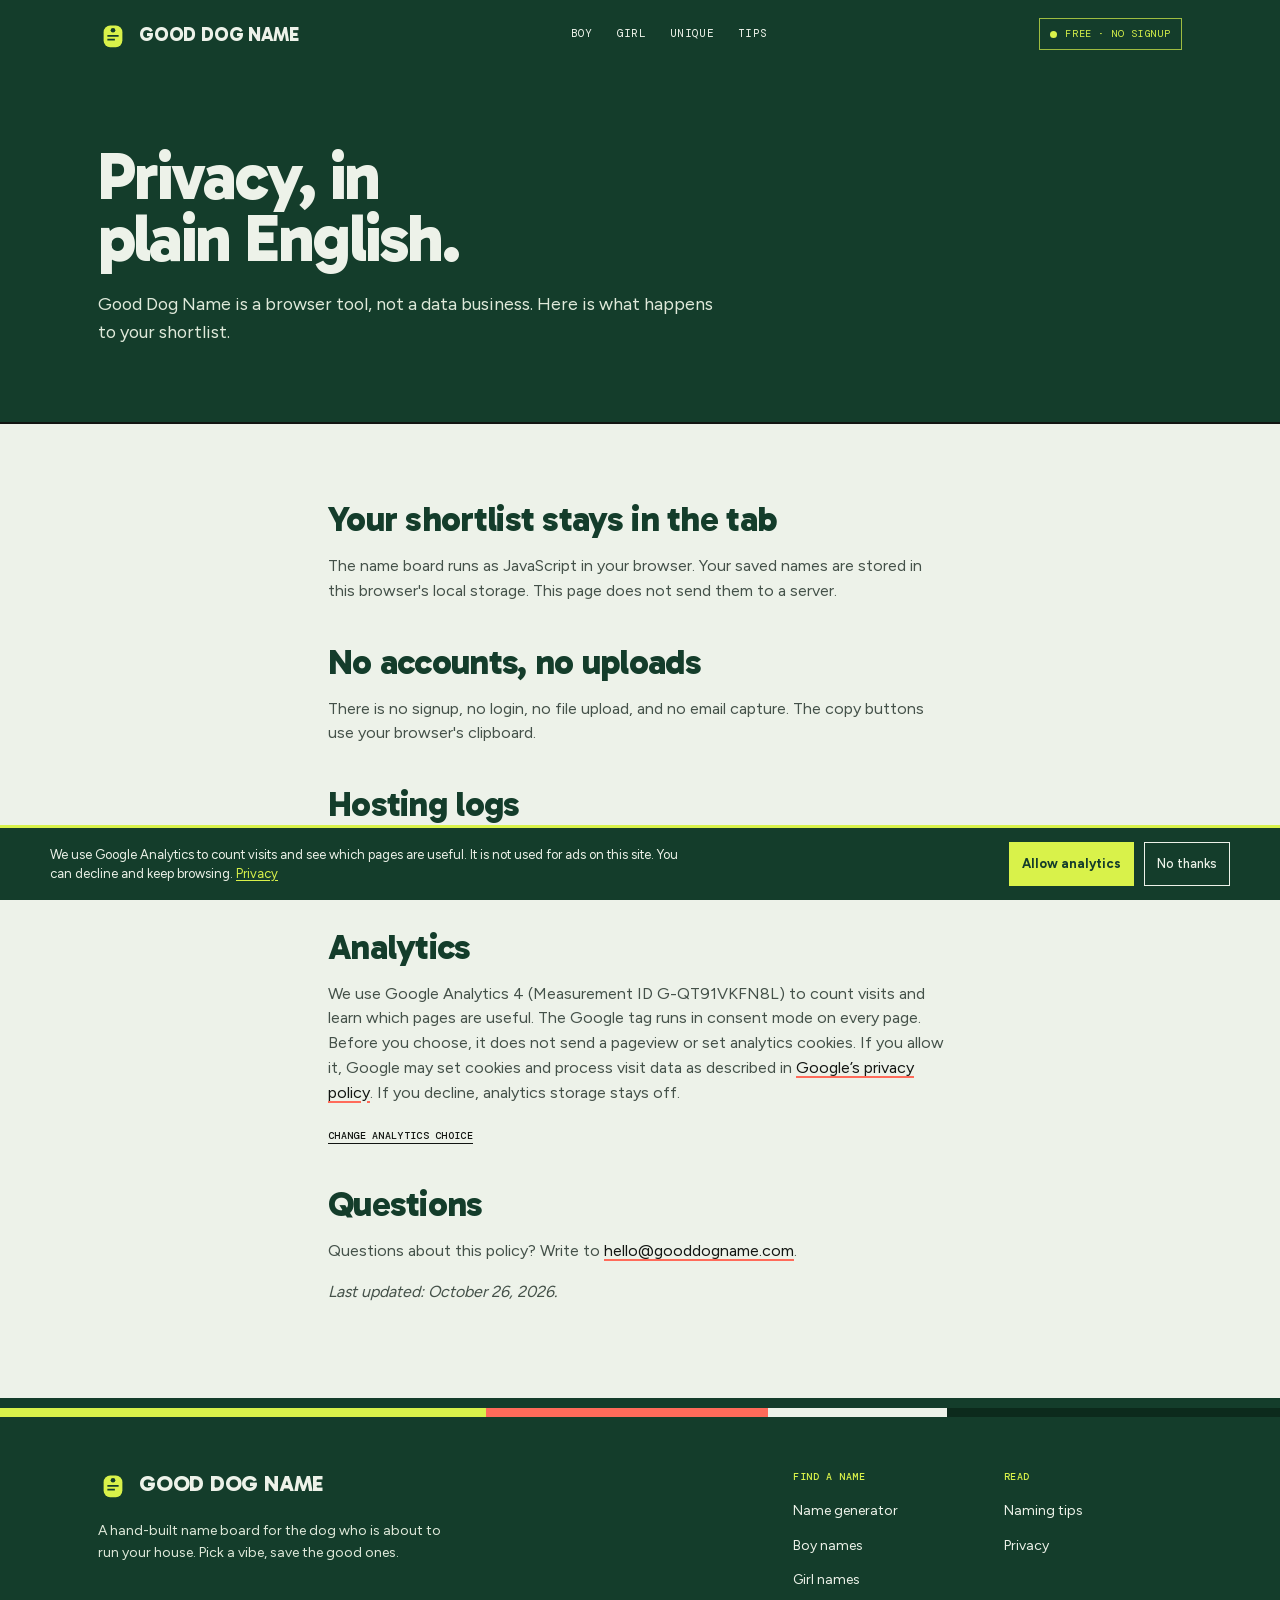
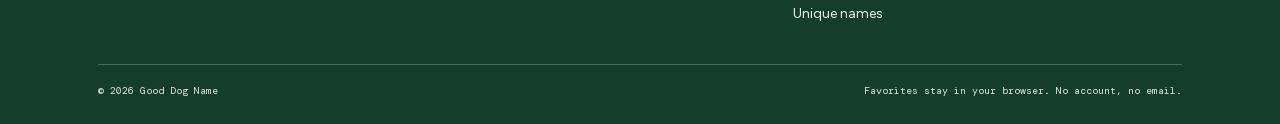
<file: privacy/index.html>
<!doctype html>
<html lang="en">
<head>
<meta charset="utf-8">
<meta name="viewport" content="width=device-width, initial-scale=1">
<title>Privacy — Good Dog Name</title>
<meta name="description" content="How Good Dog Name handles your shortlist: the board runs in your browser, with no accounts and no uploads.">
<link rel="canonical" href="https://fuchen5737.github.io/good-dog-name/privacy/">
<meta name="theme-color" content="#143d2b">
<meta name="robots" content="noindex, nofollow">
<meta property="og:type" content="website">
<meta property="og:site_name" content="Good Dog Name">
<meta property="og:title" content="Privacy — Good Dog Name">
<meta property="og:description" content="How Good Dog Name handles your shortlist: the board runs in your browser, with no accounts and no uploads.">
<meta property="og:url" content="https://fuchen5737.github.io/good-dog-name/privacy/">
<meta property="og:image" content="https://fuchen5737.github.io/good-dog-name/assets/og.png">
<meta property="og:image:width" content="1200">
<meta property="og:image:height" content="630">
<meta name="twitter:card" content="summary_large_image">
<meta name="twitter:title" content="Privacy — Good Dog Name">
<meta name="twitter:description" content="How Good Dog Name handles your shortlist: the board runs in your browser, with no accounts and no uploads.">
<meta name="twitter:image" content="https://fuchen5737.github.io/good-dog-name/assets/og.png">
<link rel="icon" href="../assets/favicon.svg" type="image/svg+xml">
<link rel="preload" href="../assets/fonts/gabarito-latin.woff2" as="font" type="font/woff2" crossorigin>
<link rel="preload" href="../assets/fonts/figtree-latin.woff2" as="font" type="font/woff2" crossorigin>
<link rel="stylesheet" href="../assets/styles.css">

<script async src="https://www.googletagmanager.com/gtag/js?id=G-QT91VKFN8L"></script>
<script>window.dataLayer=window.dataLayer||[];function gtag(){dataLayer.push(arguments);}gtag('consent','default',{ad_storage:'denied',ad_user_data:'denied',ad_personalization:'denied',analytics_storage:'denied'});gtag('js',new Date());gtag('config','G-QT91VKFN8L',{anonymize_ip:true,send_page_view:false});</script>
</head>
<body data-page="privacy" data-preset-gender="any" data-preset-style="cute">
<a class="skip-link" href="#main">Skip to content</a>
<header class="site-header">
  <div class="wrap site-header__inner">
    <a class="brand" href="../" aria-label="Good Dog Name home">
      <svg class="brand__mark" viewBox="0 0 32 32" aria-hidden="true"><rect x="6" y="7" width="20" height="23" rx="7" fill="#d9f24a"/><circle cx="16" cy="12" r="2.5" fill="#143d2b"/><path d="M10 18h12M10 22h8" stroke="#143d2b" stroke-width="2"/></svg>
      <span>Good Dog Name</span>
    </a>
    <nav class="site-nav" aria-label="Primary">
      <a href="../boy-dog-names/">Boy</a>
      <a href="../girl-dog-names/">Girl</a>
      <a href="../unique-dog-names/">Unique</a>
      <a href="../dog-naming-tips/">Tips</a>
    </nav>
    <span class="header-chip">Free · No signup</span>
  </div>
</header>
<main id="main">
<section class="page-hero">
  <div class="wrap">
    <h1>Privacy, in plain English.</h1>
    <p>Good Dog Name is a browser tool, not a data business. Here is what happens to your shortlist.</p>
    
  </div>
</section>
<section class="page-body">
  <div class="wrap prose">
    <h2>Your shortlist stays in the tab</h2>
    <p>The name board runs as JavaScript in your browser. Your saved names are stored in this browser's local storage. This page does not send them to a server.</p>
    <h2>No accounts, no uploads</h2>
    <p>There is no signup, no login, no file upload, and no email capture. The copy buttons use your browser's clipboard.</p>
    <h2>Hosting logs</h2>
    <p>Like any website, the static host that serves these pages may keep standard server logs (IP address, user agent, requested URL) for security and reliability.</p>
    <h2>Analytics</h2>
    <p>We use Google Analytics 4 (Measurement ID G-QT91VKFN8L) to count visits and learn which pages are useful. The Google tag runs in consent mode on every page. Before you choose, it does not send a pageview or set analytics cookies. If you allow it, Google may set cookies and process visit data as described in <a href="https://policies.google.com/privacy" target="_blank" rel="noopener">Google’s privacy policy</a>. If you decline, analytics storage stays off.</p>
    <p><button class="link-button" type="button" data-consent-settings>Change analytics choice</button></p>
    <h2>Questions</h2>
    <p>Questions about this policy? Write to <a href="mailto:hello@gooddogname.com">hello@gooddogname.com</a>.</p>
    <p><em>Last updated: October 26, 2026.</em></p>
  </div>
</section>
</main>
<footer class="site-footer">
  <div class="site-footer__bar" aria-hidden="true"><span></span><span></span><span></span><span></span></div>
  <div class="wrap">
    <div class="site-footer__inner">
      <div>
        <a class="brand" href="../"><svg class="brand__mark" viewBox="0 0 32 32" aria-hidden="true"><rect x="6" y="7" width="20" height="23" rx="7" fill="#d9f24a"/><circle cx="16" cy="12" r="2.5" fill="#143d2b"/><path d="M10 18h12M10 22h8" stroke="#143d2b" stroke-width="2"/></svg><span>Good Dog Name</span></a>
        <p class="site-footer__note">A hand-built name board for the dog who is about to run your house. Pick a vibe, save the good ones.</p>
      </div>
      <div>
        <h2>Find a name</h2>
        <ul>
          <li><a href="../">Name generator</a></li>
          <li><a href="../boy-dog-names/">Boy names</a></li>
          <li><a href="../girl-dog-names/">Girl names</a></li>
          <li><a href="../unique-dog-names/">Unique names</a></li>
        </ul>
      </div>
      <div>
        <h2>Read</h2>
        <ul>
          <li><a href="../dog-naming-tips/">Naming tips</a></li>
          <li><a href="../privacy/">Privacy</a></li>
        </ul>
      </div>
    </div>
    <div class="site-footer__bottom">
      <span>© 2026 Good Dog Name</span>
      <span>Favorites stay in your browser. No account, no email.</span>
    </div>
  </div>
</footer>
<div class="toast" id="toast" role="status" aria-live="polite"></div>

<script>window.__GA__={id:"G-QT91VKFN8L",consentHref:"../privacy/"};</script>
<script defer src="../assets/analytics.js"></script>
</body>
</html>
</file>
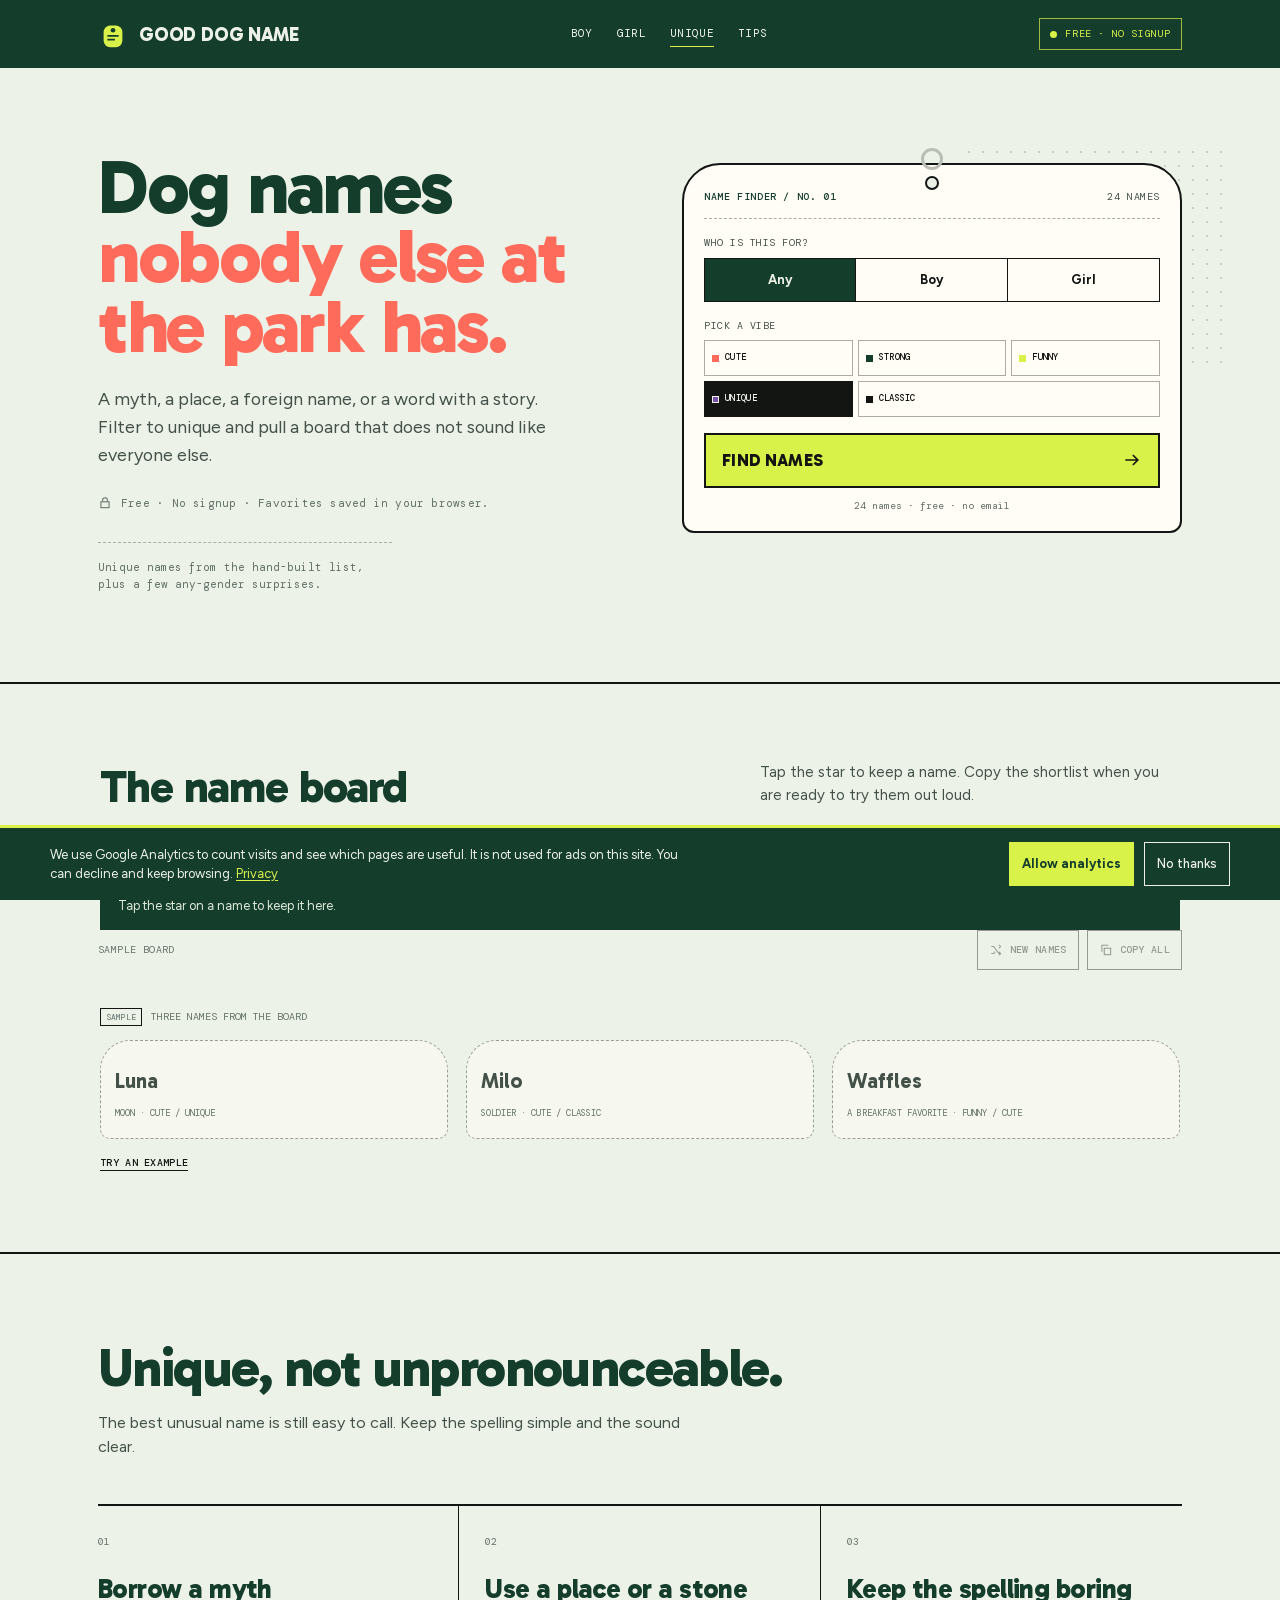
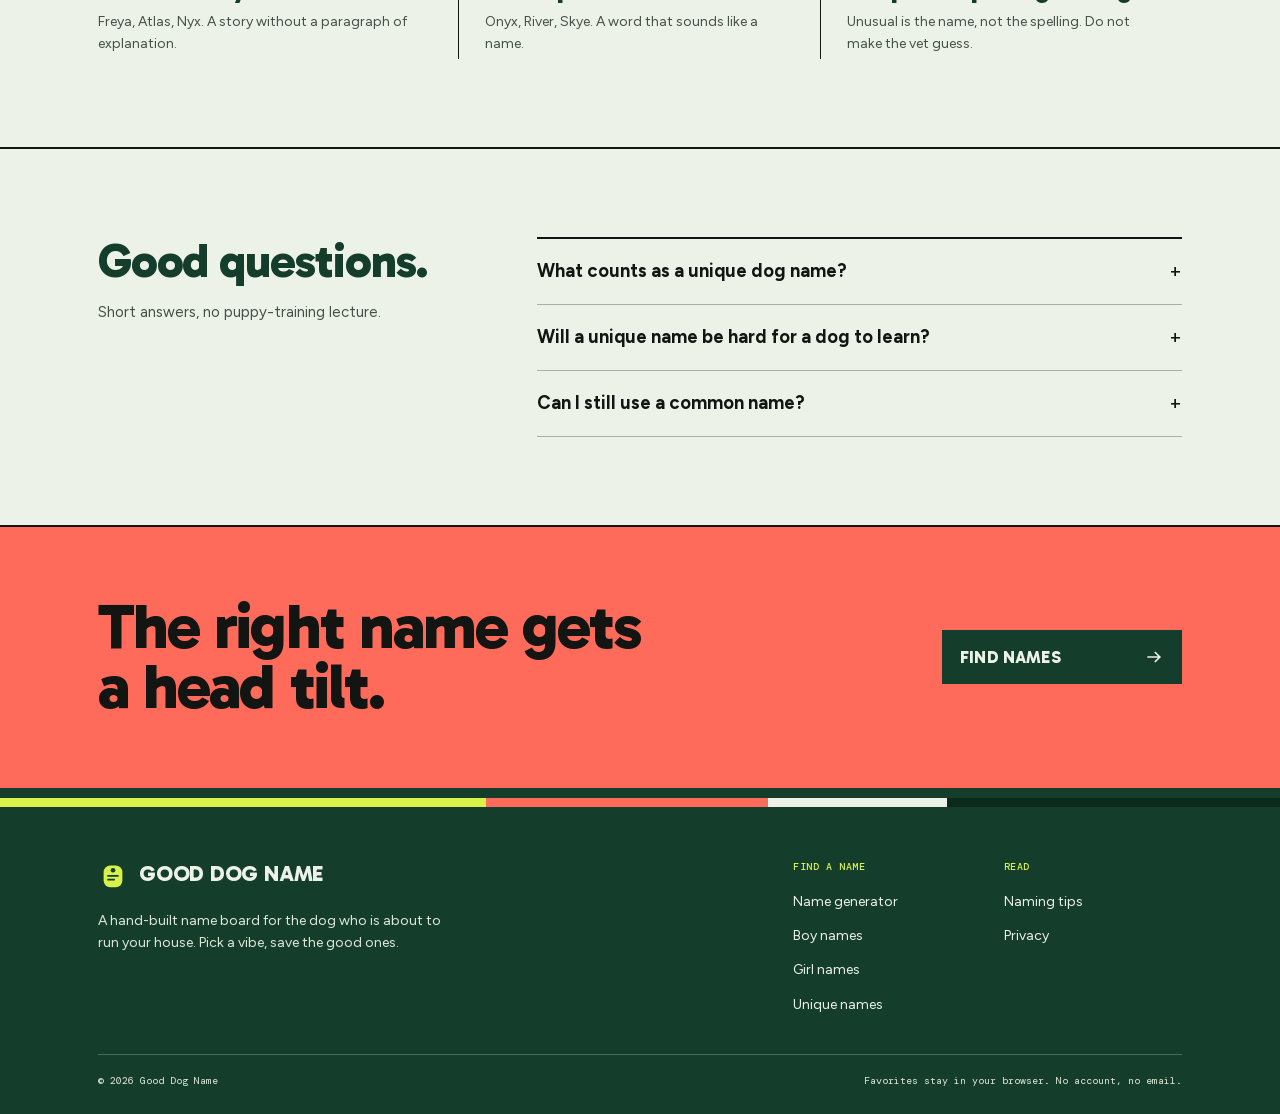
<file: unique-dog-names/index.html>
<!doctype html>
<html lang="en">
<head>
<meta charset="utf-8">
<meta name="viewport" content="width=device-width, initial-scale=1">
<title>Unique Dog Names — Not at Your Park | Good Dog Name</title>
<meta name="description" content="Unique dog names from myth, nature, and other languages, with a hand-built generator and saved shortlist.">
<link rel="canonical" href="https://fuchen5737.github.io/good-dog-name/unique-dog-names/">
<meta name="theme-color" content="#143d2b">
<meta name="robots" content="noindex, nofollow">
<meta property="og:type" content="website">
<meta property="og:site_name" content="Good Dog Name">
<meta property="og:title" content="Unique Dog Names — Not at Your Park | Good Dog Name">
<meta property="og:description" content="Unique dog names from myth, nature, and other languages, with a hand-built generator and saved shortlist.">
<meta property="og:url" content="https://fuchen5737.github.io/good-dog-name/unique-dog-names/">
<meta property="og:image" content="https://fuchen5737.github.io/good-dog-name/assets/og.png">
<meta property="og:image:width" content="1200">
<meta property="og:image:height" content="630">
<meta name="twitter:card" content="summary_large_image">
<meta name="twitter:title" content="Unique Dog Names — Not at Your Park | Good Dog Name">
<meta name="twitter:description" content="Unique dog names from myth, nature, and other languages, with a hand-built generator and saved shortlist.">
<meta name="twitter:image" content="https://fuchen5737.github.io/good-dog-name/assets/og.png">
<link rel="icon" href="../assets/favicon.svg" type="image/svg+xml">
<link rel="preload" href="../assets/fonts/gabarito-latin.woff2" as="font" type="font/woff2" crossorigin>
<link rel="preload" href="../assets/fonts/figtree-latin.woff2" as="font" type="font/woff2" crossorigin>
<link rel="stylesheet" href="../assets/styles.css">
<script type="application/ld+json">{"@context":"https://schema.org","@type":"WebApplication","name":"Good Dog Name","url":"https://fuchen5737.github.io/good-dog-name/","applicationCategory":"UtilitiesApplication","operatingSystem":"Any","browserRequirements":"Requires JavaScript","offers":{"@type":"Offer","price":"0","priceCurrency":"USD"},"description":"A free dog name generator with a hand-built list of names by gender and vibe, plus a saved shortlist."}</script>
<script type="application/ld+json">{"@context":"https://schema.org","@type":"FAQPage","mainEntity":[{"@type":"Question","name":"What counts as a unique dog name?","acceptedAnswer":{"@type":"Answer","text":"A name that is not already on every park list: a myth, a place, a foreign name, or a word with a story. The unique filter favors those."}},{"@type":"Question","name":"Will a unique name be hard for a dog to learn?","acceptedAnswer":{"@type":"Answer","text":"Not if it is short and clear. Unusual does not have to mean complicated; test it out loud before you commit."}},{"@type":"Question","name":"Can I still use a common name?","acceptedAnswer":{"@type":"Answer","text":"Of course. The unique filter is a starting point, not a rule. Use the star to keep whatever fits."}}]}</script>
<script async src="https://www.googletagmanager.com/gtag/js?id=G-QT91VKFN8L"></script>
<script>window.dataLayer=window.dataLayer||[];function gtag(){dataLayer.push(arguments);}gtag('consent','default',{ad_storage:'denied',ad_user_data:'denied',ad_personalization:'denied',analytics_storage:'denied'});gtag('js',new Date());gtag('config','G-QT91VKFN8L',{anonymize_ip:true,send_page_view:false});</script>
</head>
<body data-page="unique-dog-names" data-preset-gender="any" data-preset-style="unique">
<a class="skip-link" href="#generator">Skip to name finder</a>
<header class="site-header">
  <div class="wrap site-header__inner">
    <a class="brand" href="../" aria-label="Good Dog Name home">
      <svg class="brand__mark" viewBox="0 0 32 32" aria-hidden="true"><rect x="6" y="7" width="20" height="23" rx="7" fill="#d9f24a"/><circle cx="16" cy="12" r="2.5" fill="#143d2b"/><path d="M10 18h12M10 22h8" stroke="#143d2b" stroke-width="2"/></svg>
      <span>Good Dog Name</span>
    </a>
    <nav class="site-nav" aria-label="Primary">
      <a href="../boy-dog-names/">Boy</a>
      <a href="../girl-dog-names/">Girl</a>
      <a href="../unique-dog-names/" aria-current="page">Unique</a>
      <a href="../dog-naming-tips/">Tips</a>
    </nav>
    <span class="header-chip">Free · No signup</span>
  </div>
</header>
<main id="main">
<section class="hero" id="generator">
  <div class="wrap hero__inner">
    <div class="hero__copy reveal">
      <h1>Dog names <em>nobody else at the park has.</em></h1>
      <p class="hero__sub">A myth, a place, a foreign name, or a word with a story. Filter to unique and pull a board that does not sound like everyone else.</p>
      <p class="hero__trust"><svg viewBox="0 0 24 24" fill="none" stroke="currentColor" stroke-width="1.8" aria-hidden="true"><rect x="5" y="10" width="14" height="10"/><path d="M8 10V7a4 4 0 0 1 8 0v3"/></svg> Free · No signup · Favorites saved in your browser.</p>
      <p class="hero__note">Unique names from the hand-built list, plus a few any-gender surprises.</p>
    </div>
    <div class="finder-wrap">
      <form class="finder reveal reveal--2" id="name-form" novalidate>
  <div class="finder__head">
    <strong>Name finder / No. 01</strong>
    <span>24 names</span>
  </div>
  <div class="finder__body">
    <fieldset class="fieldset">
      <legend>Who is this for?</legend>
      <div class="segmented">
        <label><input type="radio" name="gender" value="any" checked><span>Any</span></label>
        <label><input type="radio" name="gender" value="boy"><span>Boy</span></label>
        <label><input type="radio" name="gender" value="girl"><span>Girl</span></label>
      </div>
    </fieldset>
    <fieldset class="fieldset">
      <legend>Pick a vibe</legend>
      <div class="style-chips">
        <label class="style-chip"><input type="radio" name="style" value="cute"><span>Cute</span></label>
<label class="style-chip"><input type="radio" name="style" value="strong"><span>Strong</span></label>
<label class="style-chip"><input type="radio" name="style" value="funny"><span>Funny</span></label>
<label class="style-chip"><input type="radio" name="style" value="unique" checked><span>Unique</span></label>
<label class="style-chip"><input type="radio" name="style" value="classic"><span>Classic</span></label>
      </div>
    </fieldset>
    <button class="submit" type="submit">
      <span>Find names</span>
      <svg viewBox="0 0 24 24" fill="none" stroke="currentColor" stroke-width="2" aria-hidden="true"><path d="M4 12h15M13 6l6 6-6 6"/></svg>
    </button>
    <p class="finder__foot">24 names · free · no email</p>
  </div>
</form>
    </div>
  </div>
</section>
<section class="board" id="board" aria-labelledby="board-title">
  <div class="wrap">
    <div class="board__intro">
      <h2 id="board-title">The name board</h2>
      <p>Tap the star to keep a name. Copy the shortlist when you are ready to try them out loud.</p>
    </div>
    <div class="shortlist" id="shortlist">
      <div class="shortlist__head">
        <h3>Your shortlist</h3>
        <span id="shortlist-count">0 saved</span>
        <button class="button-quiet" id="copy-shortlist" type="button" aria-label="Copy shortlist" disabled><svg viewBox="0 0 24 24" fill="none" stroke="currentColor" stroke-width="1.8" aria-hidden="true"><rect x="9" y="9" width="11" height="11"/><path d="M5 15V4h11"/></svg><span>Copy</span></button>
      </div>
      <div class="shortlist__chips" id="shortlist-chips">
        <p class="shortlist__empty">Tap the star on a name to keep it here.</p>
      </div>
    </div>
    <div class="board__tools">
      <span class="board__count" id="board-count">Sample board</span>
      <button class="button-quiet" id="new-names" type="button" disabled><svg viewBox="0 0 24 24" fill="none" stroke="currentColor" stroke-width="1.8" aria-hidden="true"><path d="M4 6h4l9 12h3M4 18h4l2.5-3.3M17 3l3 3-3 3M17 15l3 3-3 3"/></svg><span>New names</span></button>
      <button class="button-quiet" id="copy-all" type="button" disabled><svg viewBox="0 0 24 24" fill="none" stroke="currentColor" stroke-width="1.8" aria-hidden="true"><rect x="9" y="9" width="11" height="11"/><path d="M5 15V4h11"/></svg><span>Copy all</span></button>
    </div>
    <div class="tag-empty" id="tag-empty">
      <p class="tag-empty__note"><span>Sample</span> Three names from the board</p>
      <div class="sample-grid">
        <div class="sample-tag"><strong>Luna</strong><span>moon · cute / unique</span></div>
        <div class="sample-tag"><strong>Milo</strong><span>soldier · cute / classic</span></div>
        <div class="sample-tag"><strong>Waffles</strong><span>a breakfast favorite · funny / cute</span></div>
      </div>
      <div class="empty-actions">
        <button class="link-button" id="fill-example" type="button">Try an example</button>
      </div>
    </div>
    <div class="tag-grid" id="tag-grid" hidden></div>
    <span class="sr-only" id="result-status" role="status" aria-live="polite"></span>
  </div>
</section>
<section class="section" aria-labelledby="unique-tips-title">
  <div class="wrap">
    <div class="section__head">
      <h2 id="unique-tips-title">Unique, not unpronounceable.</h2>
      <p>The best unusual name is still easy to call. Keep the spelling simple and the sound clear.</p>
    </div>
    <div class="how">
      <div class="how__item"><span class="how__num">01</span><h3>Borrow a myth</h3><p>Freya, Atlas, Nyx. A story without a paragraph of explanation.</p></div>
      <div class="how__item"><span class="how__num">02</span><h3>Use a place or a stone</h3><p>Onyx, River, Skye. A word that sounds like a name.</p></div>
      <div class="how__item"><span class="how__num">03</span><h3>Keep the spelling boring</h3><p>Unusual is the name, not the spelling. Do not make the vet guess.</p></div>
    </div>
  </div>
</section>
<section class="section" aria-labelledby="faq-title">
  <div class="wrap faq">
    <div class="faq__intro">
      <h2 id="faq-title">Good questions.</h2>
      <p>Short answers, no puppy-training lecture.</p>
    </div>
    <div class="faq-list">
      <details class="faq-item"><summary>What counts as a unique dog name?</summary><p>A name that is not already on every park list: a myth, a place, a foreign name, or a word with a story. The unique filter favors those.</p></details>
<details class="faq-item"><summary>Will a unique name be hard for a dog to learn?</summary><p>Not if it is short and clear. Unusual does not have to mean complicated; test it out loud before you commit.</p></details>
<details class="faq-item"><summary>Can I still use a common name?</summary><p>Of course. The unique filter is a starting point, not a rule. Use the star to keep whatever fits.</p></details>
    </div>
  </div>
</section>
<section class="cta" aria-labelledby="cta-title">
  <div class="wrap cta__inner">
    <h2 id="cta-title">The right name gets a head tilt.</h2>
    <a class="submit" href="#generator"><span>Find names</span><svg viewBox="0 0 24 24" fill="none" stroke="currentColor" stroke-width="2" aria-hidden="true"><path d="M4 12h15M13 6l6 6-6 6"/></svg></a>
  </div>
</section>
</main>
<footer class="site-footer">
  <div class="site-footer__bar" aria-hidden="true"><span></span><span></span><span></span><span></span></div>
  <div class="wrap">
    <div class="site-footer__inner">
      <div>
        <a class="brand" href="../"><svg class="brand__mark" viewBox="0 0 32 32" aria-hidden="true"><rect x="6" y="7" width="20" height="23" rx="7" fill="#d9f24a"/><circle cx="16" cy="12" r="2.5" fill="#143d2b"/><path d="M10 18h12M10 22h8" stroke="#143d2b" stroke-width="2"/></svg><span>Good Dog Name</span></a>
        <p class="site-footer__note">A hand-built name board for the dog who is about to run your house. Pick a vibe, save the good ones.</p>
      </div>
      <div>
        <h2>Find a name</h2>
        <ul>
          <li><a href="../">Name generator</a></li>
          <li><a href="../boy-dog-names/">Boy names</a></li>
          <li><a href="../girl-dog-names/">Girl names</a></li>
          <li><a href="../unique-dog-names/">Unique names</a></li>
        </ul>
      </div>
      <div>
        <h2>Read</h2>
        <ul>
          <li><a href="../dog-naming-tips/">Naming tips</a></li>
          <li><a href="../privacy/">Privacy</a></li>
        </ul>
      </div>
    </div>
    <div class="site-footer__bottom">
      <span>© 2026 Good Dog Name</span>
      <span>Favorites stay in your browser. No account, no email.</span>
    </div>
  </div>
</footer>
<div class="toast" id="toast" role="status" aria-live="polite"></div>
<script type="module" src="../assets/app.js"></script>
<script>window.__GA__={id:"G-QT91VKFN8L",consentHref:"../privacy/"};</script>
<script defer src="../assets/analytics.js"></script>
</body>
</html>
</file>
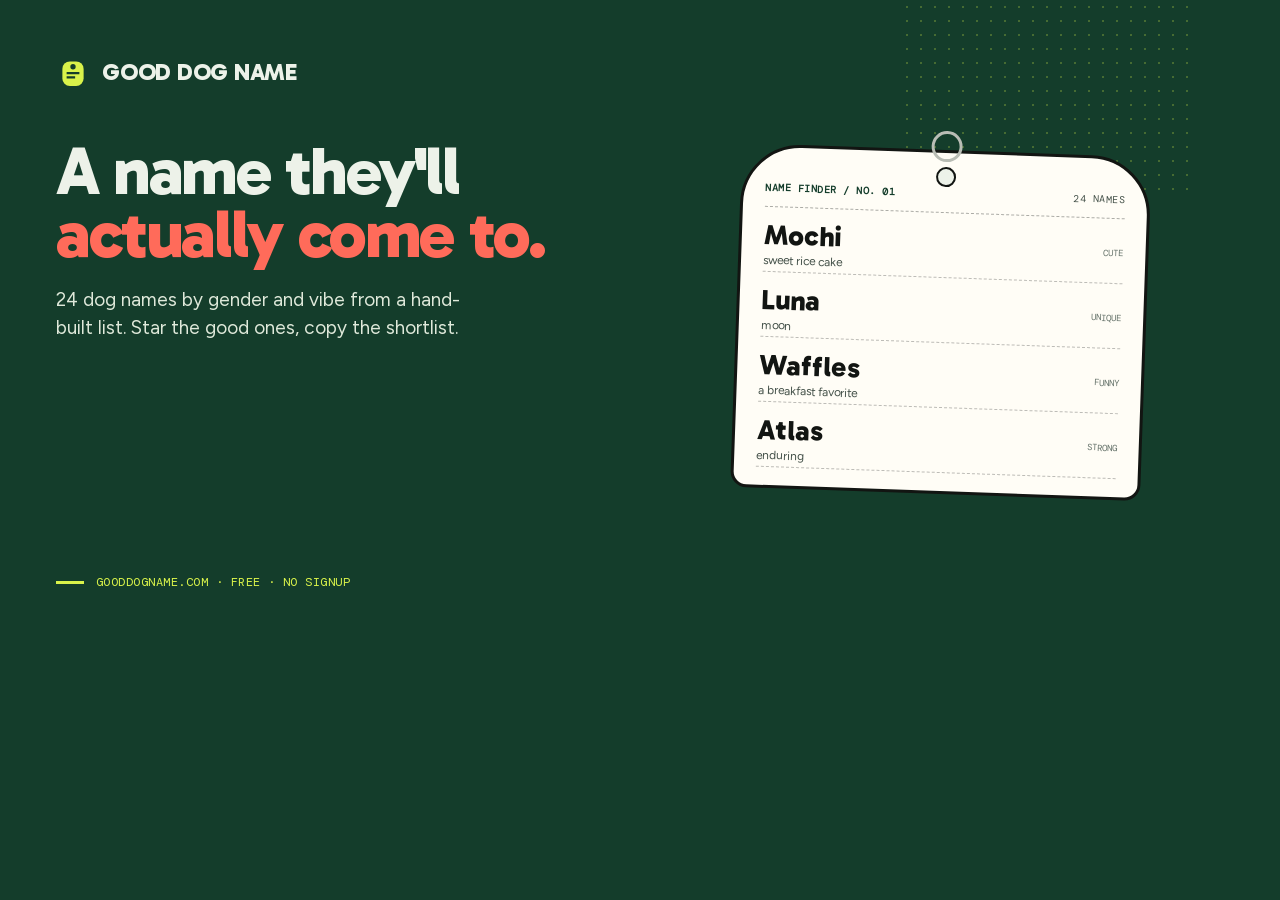
<file: og.html>
<!doctype html>
<html lang="en">
<head>
<meta charset="utf-8">
<meta name="viewport" content="width=device-width, initial-scale=1">
<meta name="robots" content="noindex">
<title>Good Dog Name — social card</title>
<style>
  @font-face { font-family: "Gabarito"; src: url("./assets/fonts/gabarito-latin.woff2") format("woff2"); font-weight: 400 900; font-display: block; }
  @font-face { font-family: "Figtree"; src: url("./assets/fonts/figtree-latin.woff2") format("woff2"); font-weight: 300 900; font-display: block; }
  @font-face { font-family: "DM Mono"; src: url("./assets/fonts/dm-mono-400.woff2") format("woff2"); font-weight: 400; font-display: block; }
  * { box-sizing: border-box; }
  html, body { margin: 0; width: 1200px; height: 630px; overflow: hidden; }
  body { background: #143d2b; font-family: "Figtree", Arial, sans-serif; color: #edf2e9; }
  .card { position: relative; display: grid; grid-template-columns: 650px 1fr; width: 1200px; height: 630px; padding: 54px 56px 40px; gap: 30px; overflow: hidden; }
  .dots { position: absolute; top: 0; right: 0; width: 300px; height: 200px; background-image: radial-gradient(circle, rgba(217,242,74,.25) 1.3px, transparent 1.5px); background-size: 14px 14px; }
  .copy { position: relative; z-index: 1; display: flex; flex-direction: column; }
  .brand { display: flex; align-items: center; gap: 12px; font-family: "Gabarito", Arial, sans-serif; font-size: 24px; font-weight: 800; text-transform: uppercase; letter-spacing: -.01em; }
  .mark { width: 34px; height: 34px; }
  h1 { margin: 52px 0 0; font-family: "Gabarito", Arial, sans-serif; font-size: 68px; font-weight: 800; line-height: .93; letter-spacing: -.035em; max-width: 560px; }
  h1 em { font-style: normal; color: #ff6b5a; }
  p { max-width: 440px; margin: 20px 0 0; color: #dfe9da; font-size: 19px; line-height: 1.45; }
  .foot { margin-top: auto; display: flex; align-items: center; gap: 12px; font-family: "DM Mono", monospace; font-size: 12px; color: #d9f24a; text-transform: uppercase; letter-spacing: .04em; }
  .foot span { width: 28px; height: 3px; background: #d9f24a; }
  .stage { position: relative; z-index: 1; display: grid; place-items: center; }
  .tag { position: relative; width: 410px; background: #fffdf6; color: #121512; border: 3px solid #121512; border-radius: 60px 60px 16px 16px; padding: 34px 22px 18px; transform: rotate(2deg); }
  .tag::before { content: ""; position: absolute; top: 14px; left: 50%; width: 16px; height: 16px; transform: translateX(-50%); border: 2px solid #121512; border-radius: 50%; background: #edf2e9; }
  .tag::after { content: ""; position: absolute; top: -22px; left: 50%; width: 25px; height: 25px; transform: translateX(-50%); border: 3px solid #b9bdb5; border-radius: 50%; }
  .tag__head { display: flex; justify-content: space-between; padding-bottom: 12px; border-bottom: 1.5px dashed rgba(18,21,18,.35); font-family: "DM Mono", monospace; font-size: 10px; text-transform: uppercase; letter-spacing: .05em; color: #445149; }
  .tag__head strong { color: #143d2b; }
  .name { display: flex; align-items: baseline; justify-content: space-between; gap: 12px; padding: 14px 0 4px; border-bottom: 1px dashed rgba(18,21,18,.28); }
  .name strong { font-family: "Gabarito", Arial, sans-serif; font-size: 28px; font-weight: 800; line-height: 1; }
  .name span { font-family: "DM Mono", monospace; font-size: 9px; text-transform: uppercase; color: #647169; }
  .name small { display: block; margin-top: 4px; font-family: "Figtree", Arial, sans-serif; font-size: 12px; color: #445149; }
  .name em { font-style: normal; color: #7651a6; }
</style>
</head>
<body>
<div class="card">
  <div class="dots"></div>
  <div class="copy">
    <div class="brand">
      <svg class="mark" viewBox="0 0 32 32" aria-hidden="true"><rect x="6" y="7" width="20" height="23" rx="7" fill="#d9f24a"/><circle cx="16" cy="12" r="2.5" fill="#143d2b"/><path d="M10 18h12M10 22h8" stroke="#143d2b" stroke-width="2"/></svg>
      Good Dog Name
    </div>
    <h1>A name they'll <em>actually come to.</em></h1>
    <p>24 dog names by gender and vibe from a hand-built list. Star the good ones, copy the shortlist.</p>
    <div class="foot"><span></span>gooddogname.com · free · no signup</div>
  </div>
  <div class="stage">
    <div class="tag">
      <div class="tag__head"><strong>Name finder / No. 01</strong><span>24 names</span></div>
      <div class="name"><div><strong>Mochi</strong><small>sweet rice cake</small></div><span>cute</span></div>
      <div class="name"><div><strong>Luna</strong><small>moon</small></div><span>unique</span></div>
      <div class="name"><div><strong>Waffles</strong><small>a breakfast favorite</small></div><span>funny</span></div>
      <div class="name"><div><strong>Atlas</strong><small>enduring</small></div><span>strong</span></div>
    </div>
  </div>
</div>
</body>
</html>
</file>
<file: assets/styles.css>
@font-face {
  font-family: "Gabarito";
  src: url("./fonts/gabarito-latin.woff2") format("woff2");
  font-weight: 400 900;
  font-style: normal;
  font-display: swap;
}

@font-face {
  font-family: "Figtree";
  src: url("./fonts/figtree-latin.woff2") format("woff2");
  font-weight: 300 900;
  font-style: normal;
  font-display: swap;
}

@font-face {
  font-family: "DM Mono";
  src: url("./fonts/dm-mono-400.woff2") format("woff2");
  font-weight: 400;
  font-style: normal;
  font-display: swap;
}

@font-face {
  font-family: "DM Mono";
  src: url("./fonts/dm-mono-500.woff2") format("woff2");
  font-weight: 500;
  font-style: normal;
  font-display: swap;
}

:root {
  --paper: #edf2e9;
  --paper-deep: #dfe9da;
  --white: #fffdf6;
  --ink: #121512;
  --ink-soft: #445149;
  --ink-mute: #647169;
  --forest: #143d2b;
  --forest-deep: #0c2a1c;
  --tennis: #d9f24a;
  --coral: #ff6b5a;
  --plum: #7651a6;
  --metal: #b9bdb5;
  --display: "Gabarito", "Trebuchet MS", sans-serif;
  --body: "Figtree", "Helvetica Neue", Arial, sans-serif;
  --mono: "DM Mono", ui-monospace, monospace;
  --max: 1180px;
  --gutter: clamp(20px, 4vw, 48px);
  --consent-bg: #143d2b;
  --consent-fg: #edf2e9;
  --consent-accent: #d9f24a;
  --ease: cubic-bezier(0.16, 1, 0.3, 1);
}

*,
*::before,
*::after {
  box-sizing: border-box;
}

[hidden] {
  display: none !important;
}

html {
  background: var(--paper);
  scroll-behavior: smooth;
  scrollbar-color: var(--forest) var(--paper);
}

::-webkit-scrollbar {
  width: 12px;
}

::-webkit-scrollbar-track {
  background: var(--paper);
}

::-webkit-scrollbar-thumb {
  background: var(--forest);
  border: 3px solid var(--paper);
}

body {
  margin: 0;
  background: var(--paper);
  color: var(--ink);
  font-family: var(--body);
  font-size: 17px;
  line-height: 1.55;
  -webkit-font-smoothing: antialiased;
  text-rendering: optimizeLegibility;
}

::selection {
  background: var(--tennis);
  color: var(--ink);
}

:focus-visible {
  outline: 2px solid var(--coral);
  outline-offset: 3px;
}

.site-header :focus-visible,
.site-footer :focus-visible {
  outline-color: var(--tennis);
}

a {
  color: inherit;
  text-underline-offset: 0.18em;
}

img,
svg {
  display: block;
  max-width: 100%;
}

button,
input {
  font: inherit;
  color: inherit;
}

button {
  cursor: pointer;
}

a.submit {
  text-decoration: none;
}

.wrap {
  width: 100%;
  max-width: var(--max);
  margin: 0 auto;
  padding-inline: var(--gutter);
}

.skip-link {
  position: absolute;
  left: 16px;
  top: -60px;
  z-index: 100;
  background: var(--tennis);
  color: var(--ink);
  padding: 10px 14px;
  font-family: var(--mono);
  font-size: 12px;
  text-decoration: none;
}

.skip-link:focus {
  top: 12px;
}

/* Header */
.site-header {
  background: var(--forest);
  color: var(--paper);
}

.site-header__inner {
  min-height: 68px;
  display: flex;
  align-items: center;
  justify-content: space-between;
  gap: 24px;
}

.brand {
  display: inline-flex;
  align-items: center;
  gap: 11px;
  color: var(--paper);
  text-decoration: none;
  font-family: var(--display);
  font-size: 19px;
  font-weight: 800;
  line-height: 1;
  letter-spacing: -0.01em;
  text-transform: uppercase;
}

.brand__mark {
  width: 30px;
  height: 30px;
  flex: none;
}

.site-nav {
  display: flex;
  align-items: center;
  gap: 24px;
  font-family: var(--mono);
  font-size: 11px;
  letter-spacing: 0.03em;
  text-transform: uppercase;
}

.site-nav a {
  color: var(--paper);
  text-decoration: none;
  padding-block: 4px;
  border-bottom: 1px solid transparent;
}

.site-nav a:hover,
.site-nav a[aria-current="page"] {
  border-bottom-color: var(--tennis);
}

.header-chip {
  display: inline-flex;
  align-items: center;
  gap: 8px;
  border: 1px solid rgba(217, 242, 74, 0.7);
  color: var(--tennis);
  padding: 7px 10px;
  font-family: var(--mono);
  font-size: 10px;
  letter-spacing: 0.06em;
  text-transform: uppercase;
  white-space: nowrap;
}

.header-chip::before {
  content: "";
  width: 7px;
  height: 7px;
  background: var(--tennis);
  border-radius: 50%;
}

/* Hero */
.hero {
  position: relative;
  overflow: hidden;
  background: var(--paper);
  border-bottom: 2px solid var(--ink);
}

.hero__inner {
  position: relative;
  z-index: 1;
  display: grid;
  grid-template-columns: minmax(0, 1.02fr) minmax(350px, 0.98fr);
  gap: clamp(36px, 5vw, 72px);
  align-items: start;
  padding-block: clamp(46px, 6vw, 78px) clamp(56px, 7vw, 92px);
}

.hero__copy {
  max-width: 650px;
  padding-top: 8px;
}

.hero h1 {
  margin: 0;
  font-family: var(--display);
  font-size: clamp(3rem, 5.9vw, 5.15rem);
  font-weight: 800;
  line-height: 0.92;
  letter-spacing: -0.03em;
  text-wrap: balance;
  color: var(--forest);
}

.hero h1 em {
  font-style: normal;
  color: var(--coral);
}

.hero__sub {
  max-width: 44ch;
  margin: 24px 0 0;
  color: var(--ink-soft);
  font-size: clamp(1.03rem, 1.4vw, 1.18rem);
  line-height: 1.55;
}

.hero__trust {
  display: flex;
  align-items: center;
  gap: 9px;
  margin-top: 26px;
  font-family: var(--mono);
  font-size: 11px;
  letter-spacing: 0.02em;
  color: var(--ink-mute);
}

.hero__trust svg {
  width: 14px;
  height: 14px;
  flex: none;
}

.hero__note {
  max-width: 42ch;
  margin: 30px 0 0;
  padding-top: 16px;
  border-top: 1px dashed rgba(18, 21, 18, 0.3);
  font-family: var(--mono);
  font-size: 11px;
  line-height: 1.55;
  color: var(--ink-mute);
}

/* Finder: a big dog tag */
.finder-wrap {
  position: relative;
  padding-top: 18px;
}

.finder-wrap::before {
  content: "";
  position: absolute;
  top: 0;
  right: -8%;
  width: 260px;
  height: 220px;
  background-image: radial-gradient(circle, rgba(20, 61, 43, 0.18) 1.3px, transparent 1.5px);
  background-size: 14px 14px;
  pointer-events: none;
}

.finder {
  position: relative;
  z-index: 1;
  background: var(--white);
  border: 2px solid var(--ink);
  border-radius: 38px 38px 12px 12px;
  padding: 24px 20px 18px;
}

.finder::before {
  content: "";
  position: absolute;
  top: 11px;
  left: 50%;
  width: 14px;
  height: 14px;
  transform: translateX(-50%);
  border: 2px solid var(--ink);
  border-radius: 50%;
  background: var(--paper);
  z-index: 2;
}

.finder::after {
  content: "";
  position: absolute;
  top: -17px;
  left: 50%;
  width: 22px;
  height: 22px;
  transform: translateX(-50%);
  border: 3px solid var(--metal);
  border-radius: 50%;
  z-index: 1;
}

.finder__head {
  display: flex;
  align-items: center;
  justify-content: space-between;
  gap: 14px;
  padding-bottom: 14px;
  border-bottom: 1.5px dashed rgba(18, 21, 18, 0.35);
  font-family: var(--mono);
  font-size: 10px;
  letter-spacing: 0.06em;
  text-transform: uppercase;
  color: var(--ink-soft);
}

.finder__head strong {
  color: var(--forest);
  font-weight: 500;
}

.finder__body {
  padding-top: 16px;
}

.fieldset {
  margin: 0 0 16px;
  padding: 0;
  border: 0;
}

.fieldset > legend {
  padding: 0;
  margin-bottom: 7px;
  font-family: var(--mono);
  font-size: 10px;
  letter-spacing: 0.05em;
  text-transform: uppercase;
  color: var(--ink-soft);
}

.segmented {
  display: grid;
  grid-template-columns: repeat(3, 1fr);
  border: 1.5px solid var(--ink);
}

.segmented label {
  position: relative;
  display: block;
}

.segmented input {
  position: absolute;
  opacity: 0;
  pointer-events: none;
}

.segmented span {
  display: grid;
  place-items: center;
  min-height: 42px;
  font-family: var(--body);
  font-size: 13px;
  font-weight: 700;
  cursor: pointer;
  border-right: 1.5px solid var(--ink);
  background: var(--white);
}

.segmented label:last-child span {
  border-right: 0;
}

.segmented span:hover {
  background: var(--paper);
}

.segmented input:checked + span {
  background: var(--forest);
  color: var(--paper);
}

.segmented input:focus-visible + span {
  outline: 2px solid var(--coral);
  outline-offset: -3px;
}

.style-chips {
  display: grid;
  grid-template-columns: repeat(3, 1fr);
  gap: 5px;
}

.style-chip {
  position: relative;
  display: block;
}

.style-chip input {
  position: absolute;
  opacity: 0;
  pointer-events: none;
}

.style-chip span {
  display: flex;
  align-items: center;
  gap: 6px;
  min-height: 36px;
  padding: 6px 7px;
  border: 1.5px solid rgba(18, 21, 18, 0.35);
  background: var(--white);
  font-family: var(--mono);
  font-size: 9px;
  font-weight: 500;
  letter-spacing: 0.03em;
  text-transform: uppercase;
  cursor: pointer;
}

.style-chip span::before {
  content: "";
  width: 7px;
  height: 7px;
  flex: none;
  background: var(--swatch, var(--forest));
}

.style-chip:nth-child(1) span {
  --swatch: var(--coral);
}

.style-chip:nth-child(2) span {
  --swatch: var(--forest);
}

.style-chip:nth-child(3) span {
  --swatch: var(--tennis);
}

.style-chip:nth-child(4) span {
  --swatch: var(--plum);
}

.style-chip:nth-child(5) {
  grid-column: span 2;
}

.style-chip:nth-child(5) span {
  --swatch: var(--ink);
}

.style-chip span:hover {
  border-color: var(--ink);
  background: var(--paper);
}

.style-chip input:checked + span {
  background: var(--ink);
  border-color: var(--ink);
  color: var(--paper);
}

.style-chip input:checked + span::before {
  border: 1px solid var(--paper);
}

.style-chip input:focus-visible + span {
  outline: 2px solid var(--coral);
  outline-offset: 2px;
}

.submit {
  display: flex;
  align-items: center;
  justify-content: space-between;
  gap: 12px;
  width: 100%;
  min-height: 54px;
  padding: 12px 16px;
  border: 2px solid var(--ink);
  background: var(--tennis);
  color: var(--ink);
  font-family: var(--display);
  font-size: 17px;
  font-weight: 800;
  letter-spacing: 0.01em;
  text-transform: uppercase;
  transition: background 150ms ease, transform 150ms ease;
}

.submit:hover {
  background: var(--coral);
}

.submit:active {
  transform: translateY(1px);
}

.submit svg {
  width: 20px;
  height: 20px;
  flex: none;
}

.submit[disabled] {
  cursor: wait;
  opacity: 0.7;
}

.finder__foot {
  margin: 10px 0 0;
  font-family: var(--mono);
  font-size: 10px;
  color: var(--ink-mute);
  text-align: center;
}

/* Board */
.board {
  padding-block: clamp(44px, 6vw, 78px);
}

.board__intro {
  display: flex;
  align-items: end;
  justify-content: space-between;
  gap: 24px;
  max-width: 1080px;
  margin: 0 auto 16px;
}

.board__intro h2 {
  margin: 0;
  font-family: var(--display);
  font-size: clamp(1.9rem, 3.5vw, 2.8rem);
  font-weight: 800;
  line-height: 1;
  letter-spacing: -0.025em;
  color: var(--forest);
}

.board__intro p {
  max-width: 42ch;
  margin: 0 0 2px;
  color: var(--ink-soft);
  font-size: 15px;
}

.board__tools {
  display: flex;
  align-items: center;
  gap: 8px;
  flex-wrap: wrap;
  margin-bottom: 16px;
}

.board__count {
  margin-right: auto;
  font-family: var(--mono);
  font-size: 10px;
  letter-spacing: 0.04em;
  text-transform: uppercase;
  color: var(--ink-mute);
}

.button-quiet {
  display: inline-flex;
  align-items: center;
  justify-content: center;
  gap: 7px;
  min-height: 40px;
  padding: 7px 11px;
  border: 1.5px solid var(--ink);
  background: transparent;
  color: var(--ink);
  font-family: var(--mono);
  font-size: 10px;
  font-weight: 500;
  letter-spacing: 0.03em;
  text-transform: uppercase;
  transition: background 150ms ease;
}

.button-quiet svg {
  width: 14px;
  height: 14px;
  flex: none;
}

.button-quiet:hover {
  background: var(--tennis);
}

.button-quiet:disabled {
  cursor: not-allowed;
  opacity: 0.4;
}

.tag-grid {
  display: grid;
  grid-template-columns: repeat(3, minmax(0, 1fr));
  gap: 18px;
  max-width: 1080px;
  margin: 0 auto;
}

.dog-tag {
  position: relative;
  display: flex;
  flex-direction: column;
  min-height: 210px;
  padding: 30px 16px 14px;
  border: 2px solid var(--ink);
  border-radius: 34px 34px 12px 12px;
  background: var(--white);
  transform: rotate(-0.5deg);
  animation: tag-in 460ms var(--ease) both;
  animation-delay: calc(var(--i, 0) * 28ms);
}

.dog-tag:nth-child(3n) {
  transform: rotate(0.5deg);
}

.dog-tag:hover {
  transform: rotate(0) translateY(-2px);
}

.dog-tag::before {
  content: "";
  position: absolute;
  top: 10px;
  left: 50%;
  width: 12px;
  height: 12px;
  transform: translateX(-50%);
  border: 2px solid var(--ink);
  border-radius: 50%;
  background: var(--paper);
}

.dog-tag::after {
  content: "";
  position: absolute;
  top: -14px;
  left: 50%;
  width: 18px;
  height: 18px;
  transform: translateX(-50%);
  border: 3px solid var(--metal);
  border-radius: 50%;
}

.dog-tag__top {
  display: flex;
  align-items: flex-start;
  justify-content: space-between;
  gap: 10px;
}

.dog-tag__name {
  margin: 0;
  font-family: var(--display);
  font-size: clamp(1.5rem, 2.4vw, 1.9rem);
  font-weight: 800;
  line-height: 1.05;
  letter-spacing: -0.02em;
  color: var(--forest);
  overflow-wrap: anywhere;
}

.dog-tag__note {
  margin: 6px 0 0;
  color: var(--ink-soft);
  font-size: 14px;
  line-height: 1.4;
}

.dog-tag__styles {
  display: flex;
  flex-wrap: wrap;
  gap: 5px;
  margin-top: 12px;
}

.dog-tag__style {
  border: 1px solid rgba(18, 21, 18, 0.3);
  padding: 2px 5px;
  font-family: var(--mono);
  font-size: 8px;
  letter-spacing: 0.03em;
  text-transform: uppercase;
  color: var(--ink-soft);
}

.dog-tag__actions {
  display: flex;
  align-items: center;
  justify-content: flex-end;
  gap: 6px;
  margin-top: auto;
  padding-top: 12px;
}

.icon-button {
  display: grid;
  place-items: center;
  width: 36px;
  height: 36px;
  padding: 0;
  border: 1.5px solid var(--ink);
  background: transparent;
  color: var(--ink);
  transition: background 150ms ease;
}

.icon-button svg {
  width: 16px;
  height: 16px;
}

.icon-button:hover {
  background: var(--tennis);
}

.icon-button.star.is-favorite {
  background: var(--tennis);
}

.dog-tag__top .icon-button {
  flex: none;
}

.icon-button.star.is-favorite svg {
  fill: var(--forest);
}

.icon-button.is-copied {
  background: var(--tennis);
}

.tag-empty {
  max-width: 1080px;
  margin: 0 auto;
  padding: 22px 0 4px;
}

.tag-empty__note {
  display: flex;
  align-items: center;
  gap: 9px;
  margin: 0 0 14px;
  font-family: var(--mono);
  font-size: 10px;
  color: var(--ink-mute);
  text-transform: uppercase;
}

.tag-empty__note span {
  border: 1px solid var(--ink);
  padding: 2px 5px;
  font-size: 8px;
}

.sample-grid {
  display: grid;
  grid-template-columns: repeat(3, minmax(0, 1fr));
  gap: 18px;
}

.sample-tag {
  border: 1.5px dashed rgba(18, 21, 18, 0.4);
  border-radius: 30px 30px 10px 10px;
  padding: 24px 14px 14px;
  background: rgba(255, 253, 246, 0.5);
  color: var(--ink-mute);
}

.sample-tag strong {
  display: block;
  font-family: var(--display);
  font-size: 1.3rem;
  color: var(--ink-soft);
}

.sample-tag span {
  font-family: var(--mono);
  font-size: 9px;
  text-transform: uppercase;
}

.empty-actions {
  display: flex;
  align-items: center;
  gap: 14px;
  flex-wrap: wrap;
  margin-top: 16px;
}

.link-button {
  padding: 0;
  border: 0;
  border-bottom: 1px solid currentColor;
  background: transparent;
  color: var(--ink);
  font-family: var(--mono);
  font-size: 10px;
  font-weight: 500;
  letter-spacing: 0.03em;
  text-transform: uppercase;
}

.link-button:hover {
  color: var(--coral);
}

/* Shortlist */
.shortlist {
  max-width: 1080px;
  margin: 22px auto 0;
  background: var(--forest);
  color: var(--paper);
  padding: 14px 18px;
}

.shortlist__head {
  display: flex;
  align-items: center;
  justify-content: space-between;
  gap: 14px;
  flex-wrap: wrap;
}

.shortlist__head h3 {
  margin: 0;
  font-family: var(--mono);
  font-size: 10px;
  font-weight: 500;
  letter-spacing: 0.05em;
  text-transform: uppercase;
  color: var(--tennis);
}

.shortlist__head span {
  font-family: var(--mono);
  font-size: 10px;
  color: var(--paper-deep);
}

.shortlist__head .button-quiet {
  min-height: 32px;
  padding: 5px 8px;
  font-size: 9px;
}

.shortlist__chips {
  display: flex;
  flex-wrap: wrap;
  gap: 6px;
  margin-top: 10px;
}

.fav-chip {
  display: inline-flex;
  align-items: center;
  gap: 5px;
  border: 1px solid rgba(238, 242, 233, 0.5);
  padding: 4px 5px 4px 8px;
  font-family: var(--body);
  font-size: 12px;
  font-weight: 600;
  color: var(--paper);
}

.fav-chip button {
  display: grid;
  place-items: center;
  width: 20px;
  height: 20px;
  padding: 0;
  border: 0;
  background: transparent;
  color: var(--tennis);
  font-family: var(--mono);
  font-size: 13px;
  line-height: 1;
}

.shortlist__empty {
  margin: 8px 0 0;
  color: var(--paper-deep);
  font-size: 13px;
}

.shortlist .button-quiet {
  border-color: var(--tennis);
  color: var(--tennis);
}

.shortlist .button-quiet:hover {
  background: var(--tennis);
  color: var(--ink);
}

/* Sections */
.section {
  padding-block: clamp(52px, 7vw, 88px);
  border-top: 2px solid var(--ink);
}

.section--forest {
  background: var(--forest);
  color: var(--paper);
  border-top-color: var(--ink);
}

.section__head {
  max-width: 780px;
  margin-bottom: clamp(28px, 4vw, 44px);
}

.section__head h2 {
  margin: 0;
  font-family: var(--display);
  font-size: clamp(2.1rem, 4.2vw, 3.5rem);
  font-weight: 800;
  line-height: 0.98;
  letter-spacing: -0.03em;
  text-wrap: balance;
  color: var(--forest);
}

.section__head p {
  max-width: 62ch;
  margin: 16px 0 0;
  color: var(--ink-soft);
  font-size: 16px;
}

.section--forest .section__head h2 {
  color: var(--paper);
}

.section--forest .section__head p {
  color: var(--paper-deep);
}

.how {
  display: grid;
  grid-template-columns: repeat(3, minmax(0, 1fr));
  border-top: 2px solid var(--ink);
}

.how__item {
  padding: 20px 26px 4px 0;
  border-right: 1.5px solid var(--ink);
}

.how__item:last-child {
  border-right: 0;
  padding-right: 0;
}

.how__item + .how__item {
  padding-left: 26px;
}

.how__num {
  font-family: var(--mono);
  font-size: 10px;
  color: var(--ink-mute);
}

.how__item h3 {
  margin: 22px 0 8px;
  font-family: var(--display);
  font-size: clamp(1.3rem, 2.2vw, 1.7rem);
  font-weight: 800;
  line-height: 1.05;
  letter-spacing: -0.02em;
  color: var(--forest);
}

.how__item p {
  max-width: 32ch;
  margin: 0;
  color: var(--ink-soft);
  font-size: 14px;
}

.vibes {
  display: grid;
  grid-template-columns: repeat(5, minmax(0, 1fr));
  gap: 0 28px;
  border-top: 2px solid var(--paper);
}

.vibe {
  padding: 16px 0 4px;
}

.vibe h3 {
  margin: 0 0 10px;
  font-family: var(--mono);
  font-size: 10px;
  font-weight: 500;
  letter-spacing: 0.05em;
  text-transform: uppercase;
  color: var(--tennis);
}

.vibe ul {
  list-style: none;
  margin: 0;
  padding: 0;
}

.vibe li {
  padding: 5px 0;
  border-bottom: 1px dashed rgba(238, 242, 233, 0.22);
  font-family: var(--display);
  font-size: 1.05rem;
  font-weight: 600;
  color: var(--paper);
}

.section__foot {
  display: flex;
  align-items: center;
  gap: 18px;
  flex-wrap: wrap;
  margin-top: 24px;
}

.text-link {
  display: inline-flex;
  align-items: center;
  gap: 8px;
  color: var(--ink);
  font-family: var(--mono);
  font-size: 11px;
  font-weight: 500;
  letter-spacing: 0.03em;
  text-transform: uppercase;
  text-decoration: none;
  border-bottom: 1.5px solid var(--ink);
  padding-bottom: 4px;
}

.text-link:hover {
  color: var(--coral);
  border-color: var(--coral);
}

.text-link svg {
  width: 14px;
  height: 14px;
}

.section--forest .text-link {
  color: var(--paper);
  border-color: var(--tennis);
}

.section--forest .text-link:hover {
  color: var(--tennis);
}

.faq {
  display: grid;
  grid-template-columns: minmax(240px, 0.72fr) minmax(0, 1.28fr);
  gap: clamp(32px, 6vw, 88px);
  align-items: start;
}

.faq__intro h2 {
  margin: 0;
  font-family: var(--display);
  font-size: clamp(2rem, 3.8vw, 3rem);
  font-weight: 800;
  line-height: 1;
  letter-spacing: -0.025em;
  color: var(--forest);
}

.faq__intro p {
  max-width: 30ch;
  margin: 16px 0 0;
  color: var(--ink-soft);
  font-size: 15px;
}

.faq-list {
  border-top: 2px solid var(--ink);
}

.faq-item {
  border-bottom: 1px solid rgba(18, 21, 18, 0.3);
}

.faq-item summary {
  display: flex;
  align-items: center;
  justify-content: space-between;
  gap: 18px;
  padding: 17px 0;
  list-style: none;
  cursor: pointer;
  font-size: clamp(1rem, 1.6vw, 1.15rem);
  font-weight: 700;
}

.faq-item summary::-webkit-details-marker {
  display: none;
}

.faq-item summary::after {
  content: "+";
  flex: none;
  font-family: var(--mono);
  font-size: 20px;
  font-weight: 400;
}

.faq-item[open] summary::after {
  content: "−";
  color: var(--coral);
}

.faq-item p {
  max-width: 66ch;
  margin: 0;
  padding: 0 0 18px;
  color: var(--ink-soft);
  font-size: 15px;
}

.cta {
  background: var(--coral);
  color: var(--ink);
  padding-block: clamp(44px, 6vw, 70px);
  border-top: 2px solid var(--ink);
}

.cta__inner {
  display: flex;
  align-items: center;
  justify-content: space-between;
  gap: 28px;
  flex-wrap: wrap;
}

.cta h2 {
  max-width: 16ch;
  margin: 0;
  font-family: var(--display);
  font-size: clamp(2.2rem, 5vw, 4.1rem);
  font-weight: 800;
  line-height: 0.95;
  letter-spacing: -0.03em;
}

.cta .submit {
  width: auto;
  min-width: 240px;
  background: var(--forest);
  color: var(--paper);
  border-color: var(--forest);
}

.cta .submit:hover {
  background: var(--tennis);
  color: var(--ink);
}

/* Content pages */
.page-hero {
  background: var(--forest);
  color: var(--paper);
  padding-block: clamp(46px, 6vw, 82px);
  border-bottom: 2px solid var(--ink);
}

.page-hero h1 {
  max-width: 16ch;
  margin: 0;
  font-family: var(--display);
  font-size: clamp(2.7rem, 5.2vw, 4.6rem);
  font-weight: 800;
  line-height: 0.94;
  letter-spacing: -0.03em;
  text-wrap: balance;
}

.page-hero p {
  max-width: 56ch;
  margin: 20px 0 0;
  color: var(--paper-deep);
  font-size: clamp(1rem, 1.4vw, 1.15rem);
}

.page-hero__links {
  display: flex;
  gap: 18px;
  flex-wrap: wrap;
  margin-top: 26px;
  font-family: var(--mono);
  font-size: 10px;
  text-transform: uppercase;
}

.page-hero__links a {
  color: var(--paper);
  text-decoration: none;
  border-bottom: 1px solid rgba(238, 242, 233, 0.45);
  padding-bottom: 3px;
}

.page-hero__links a:hover {
  color: var(--tennis);
  border-color: var(--tennis);
}

.page-body {
  padding-block: clamp(44px, 6vw, 80px);
}

.prose {
  max-width: 720px;
  margin-inline: auto;
}

.prose h2 {
  margin: 40px 0 12px;
  font-family: var(--display);
  font-size: clamp(1.7rem, 2.8vw, 2.2rem);
  font-weight: 800;
  line-height: 1.05;
  letter-spacing: -0.02em;
  color: var(--forest);
}

.prose h2:first-child {
  margin-top: 0;
}

.prose p,
.prose li {
  color: var(--ink-soft);
  font-size: 16px;
}

.prose ul {
  padding-left: 1.2em;
  margin: 12px 0;
}

.prose li {
  margin: 6px 0;
}

.prose a {
  color: var(--ink);
  text-decoration-color: var(--coral);
  text-decoration-thickness: 2px;
}

.prose .submit,
.section__foot .submit {
  width: auto;
  display: inline-flex;
  justify-content: center;
}

.note-box {
  margin: 28px 0;
  padding: 16px 18px;
  border: 1.5px solid var(--ink);
  background: var(--tennis);
  font-size: 15px;
}

.note-box strong {
  display: block;
  margin-bottom: 4px;
  font-family: var(--mono);
  font-size: 10px;
  letter-spacing: 0.05em;
  text-transform: uppercase;
}

/* Footer */
.site-footer {
  background: var(--forest);
  color: var(--paper);
  padding-top: 10px;
}

.site-footer__bar {
  display: grid;
  grid-template-columns: 38% 22% 14% 26%;
  height: 9px;
  margin-bottom: clamp(34px, 5vw, 52px);
}

.site-footer__bar span:nth-child(1) {
  background: var(--tennis);
}

.site-footer__bar span:nth-child(2) {
  background: var(--coral);
}

.site-footer__bar span:nth-child(3) {
  background: var(--paper);
}

.site-footer__bar span:nth-child(4) {
  background: var(--forest-deep);
}

.site-footer__inner {
  display: grid;
  grid-template-columns: minmax(0, 1.3fr) repeat(2, minmax(120px, 0.35fr));
  gap: 32px;
  padding-bottom: 38px;
}

.site-footer .brand {
  font-size: 22px;
}

.site-footer__note {
  max-width: 36ch;
  margin: 14px 0 0;
  color: var(--paper-deep);
  font-size: 14px;
}

.site-footer h2 {
  margin: 0 0 12px;
  font-family: var(--mono);
  font-size: 10px;
  font-weight: 500;
  letter-spacing: 0.06em;
  text-transform: uppercase;
  color: var(--tennis);
}

.site-footer ul {
  list-style: none;
  margin: 0;
  padding: 0;
  display: grid;
  gap: 8px;
}

.site-footer a {
  color: var(--paper);
  text-decoration: none;
  font-size: 14px;
}

.site-footer a:hover {
  text-decoration: underline;
  text-decoration-color: var(--tennis);
}

.site-footer__bottom {
  display: flex;
  align-items: center;
  justify-content: space-between;
  gap: 18px;
  flex-wrap: wrap;
  padding-block: 18px 26px;
  border-top: 1px solid rgba(238, 242, 233, 0.25);
  font-family: var(--mono);
  font-size: 10px;
  color: var(--paper-deep);
}

.toast {
  position: fixed;
  left: 50%;
  bottom: 24px;
  z-index: 60;
  transform: translate(-50%, 18px);
  max-width: calc(100% - 32px);
  padding: 11px 16px;
  border: 1.5px solid var(--tennis);
  background: var(--ink);
  color: var(--paper);
  font-family: var(--mono);
  font-size: 11px;
  opacity: 0;
  pointer-events: none;
  transition: opacity 180ms ease, transform 240ms var(--ease);
}

.toast.is-visible {
  opacity: 1;
  transform: translate(-50%, 0);
}

.sr-only {
  position: absolute;
  width: 1px;
  height: 1px;
  padding: 0;
  margin: -1px;
  overflow: hidden;
  clip: rect(0, 0, 0, 0);
  white-space: nowrap;
  border: 0;
}

.reveal {
  animation: rise-in 650ms var(--ease) both;
}

.reveal--2 {
  animation-delay: 90ms;
}

@keyframes rise-in {
  from {
    opacity: 0;
    transform: translateY(14px);
  }
  to {
    opacity: 1;
    transform: translateY(0);
  }
}

@keyframes tag-in {
  from {
    opacity: 0;
    transform: translateY(10px) rotate(-1.5deg);
  }
  to {
    opacity: 1;
    transform: translateY(0) rotate(-0.5deg);
  }
}

@keyframes pop {
  0% {
    transform: scale(1);
  }
  50% {
    transform: scale(1.25);
  }
  100% {
    transform: scale(1);
  }
}

@media (max-width: 1020px) {
  .hero__inner {
    grid-template-columns: 1fr;
    gap: 42px;
  }

  .hero__copy {
    max-width: 760px;
  }

  .finder-wrap {
    max-width: 620px;
  }

  .tag-grid,
  .sample-grid {
    grid-template-columns: repeat(2, minmax(0, 1fr));
  }

  .vibes {
    grid-template-columns: repeat(3, minmax(0, 1fr));
  }
}

@media (max-width: 820px) {
  .site-nav {
    display: none;
  }

  .board__intro {
    align-items: start;
    flex-direction: column;
    gap: 10px;
  }

  .how {
    grid-template-columns: 1fr;
    border-top: 0;
  }

  .how__item {
    border-right: 0;
    border-top: 2px solid var(--ink);
    padding: 20px 0 24px;
  }

  .how__item + .how__item {
    padding-left: 0;
  }

  .how__item h3 {
    margin-top: 14px;
  }

  .faq {
    grid-template-columns: 1fr;
    gap: 26px;
  }

  .site-footer__inner {
    grid-template-columns: 1fr 1fr;
  }

  .site-footer__inner > div:first-child {
    grid-column: 1 / -1;
  }
}

@media (max-width: 620px) {
  .tag-grid,
  .sample-grid {
    grid-template-columns: 1fr;
  }

  .vibes {
    grid-template-columns: 1fr 1fr;
  }
}

@media (max-width: 560px) {
  body {
    font-size: 16px;
  }

  .site-header__inner {
    min-height: 62px;
  }

  .brand {
    font-size: 15px;
  }

  .brand__mark {
    width: 25px;
    height: 25px;
  }

  .header-chip {
    font-size: 9px;
    padding: 6px 8px;
  }

  .hero h1 {
    font-size: clamp(2.6rem, 11.8vw, 3.4rem);
  }

  .finder {
    padding-inline: 15px;
    border-radius: 32px 32px 10px 10px;
  }

  .style-chips {
    grid-template-columns: 1fr 1fr;
  }

  .style-chip:nth-child(5) {
    grid-column: span 2;
  }

  .board__tools {
    width: 100%;
  }

  .button-quiet {
    flex: 1;
  }

  .shortlist {
    padding: 13px 14px;
  }

  .cta__inner {
    align-items: flex-start;
    flex-direction: column;
  }

  .cta .submit {
    width: 100%;
  }

  .vibes {
    grid-template-columns: 1fr;
  }

  .site-footer__inner {
    grid-template-columns: 1fr;
  }

  .site-footer__bottom {
    justify-content: flex-start;
  }
}

@media (prefers-reduced-motion: reduce) {
  html {
    scroll-behavior: auto;
  }

  *,
  *::before,
  *::after {
    animation-duration: 0.01ms !important;
    animation-delay: 0ms !important;
    animation-iteration-count: 1 !important;
    transition-duration: 0.01ms !important;
  }

  .dog-tag {
    transform: none;
  }
}
</file>
